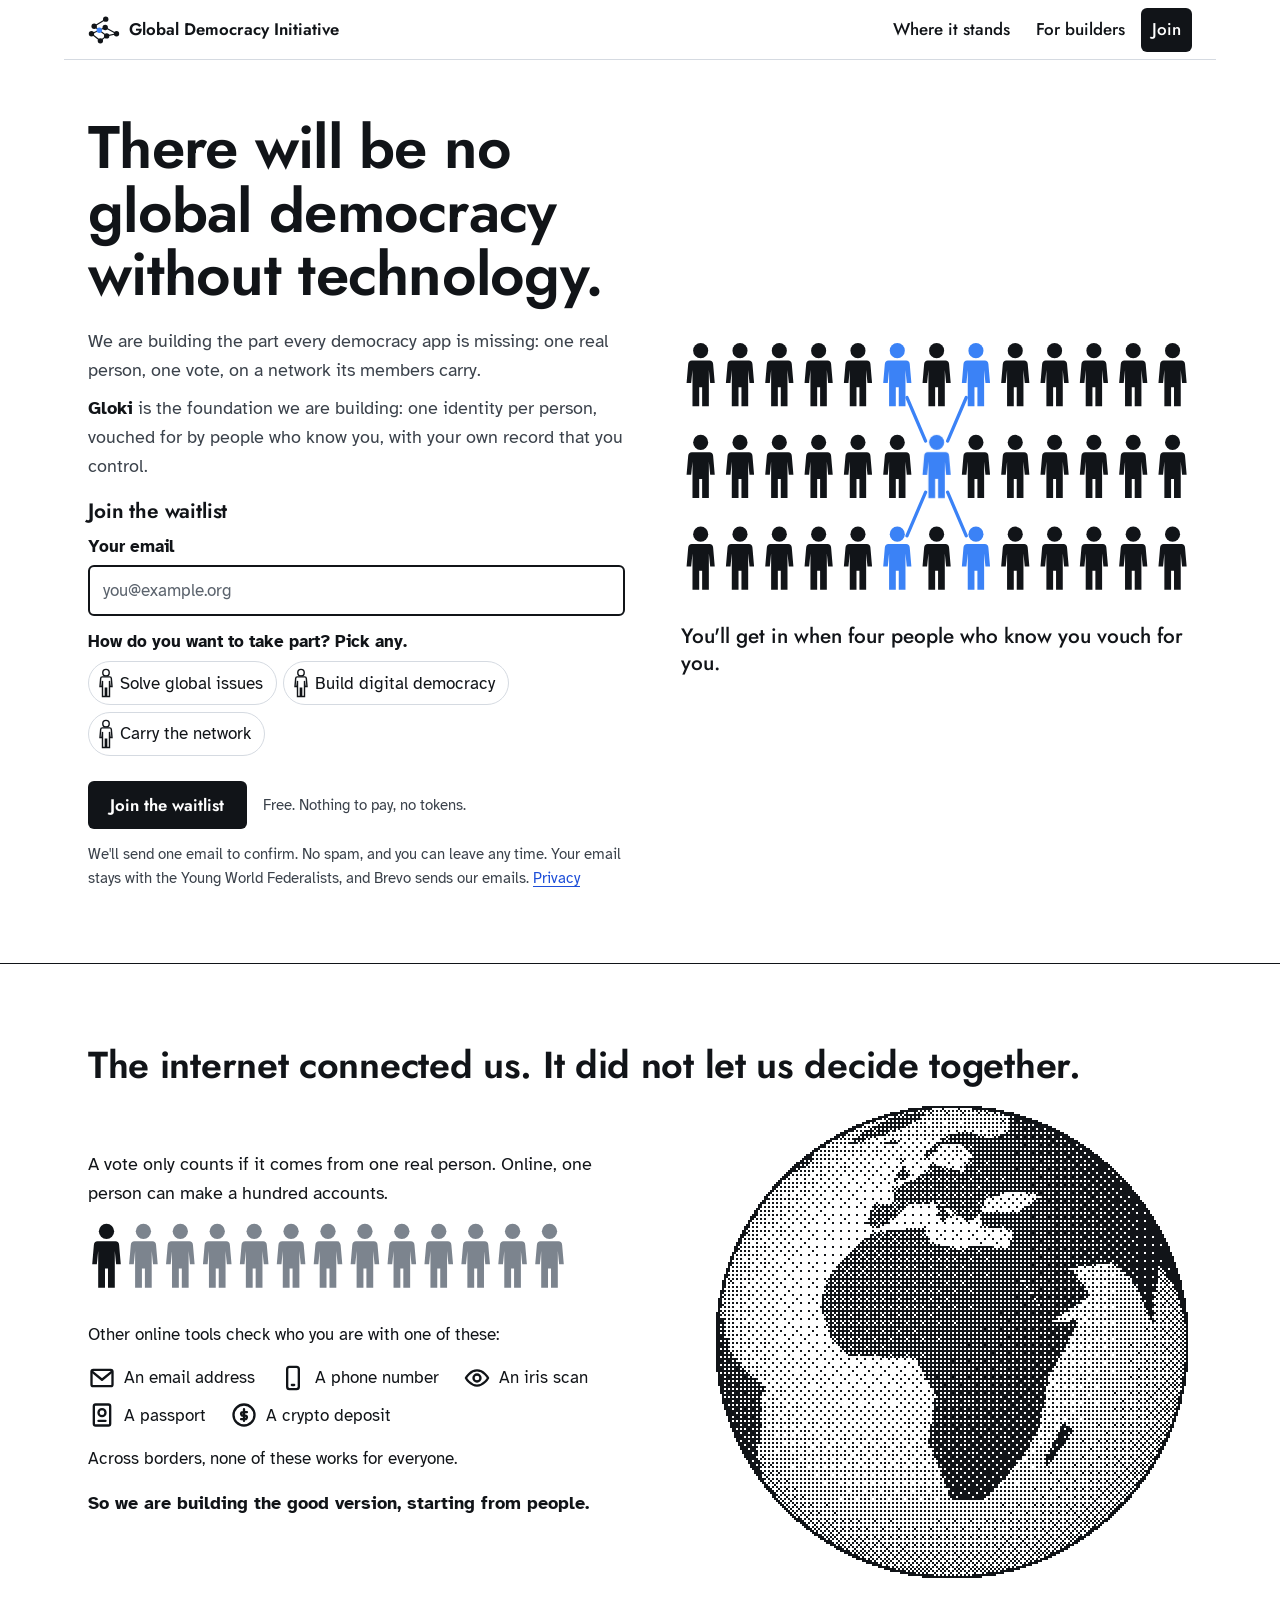
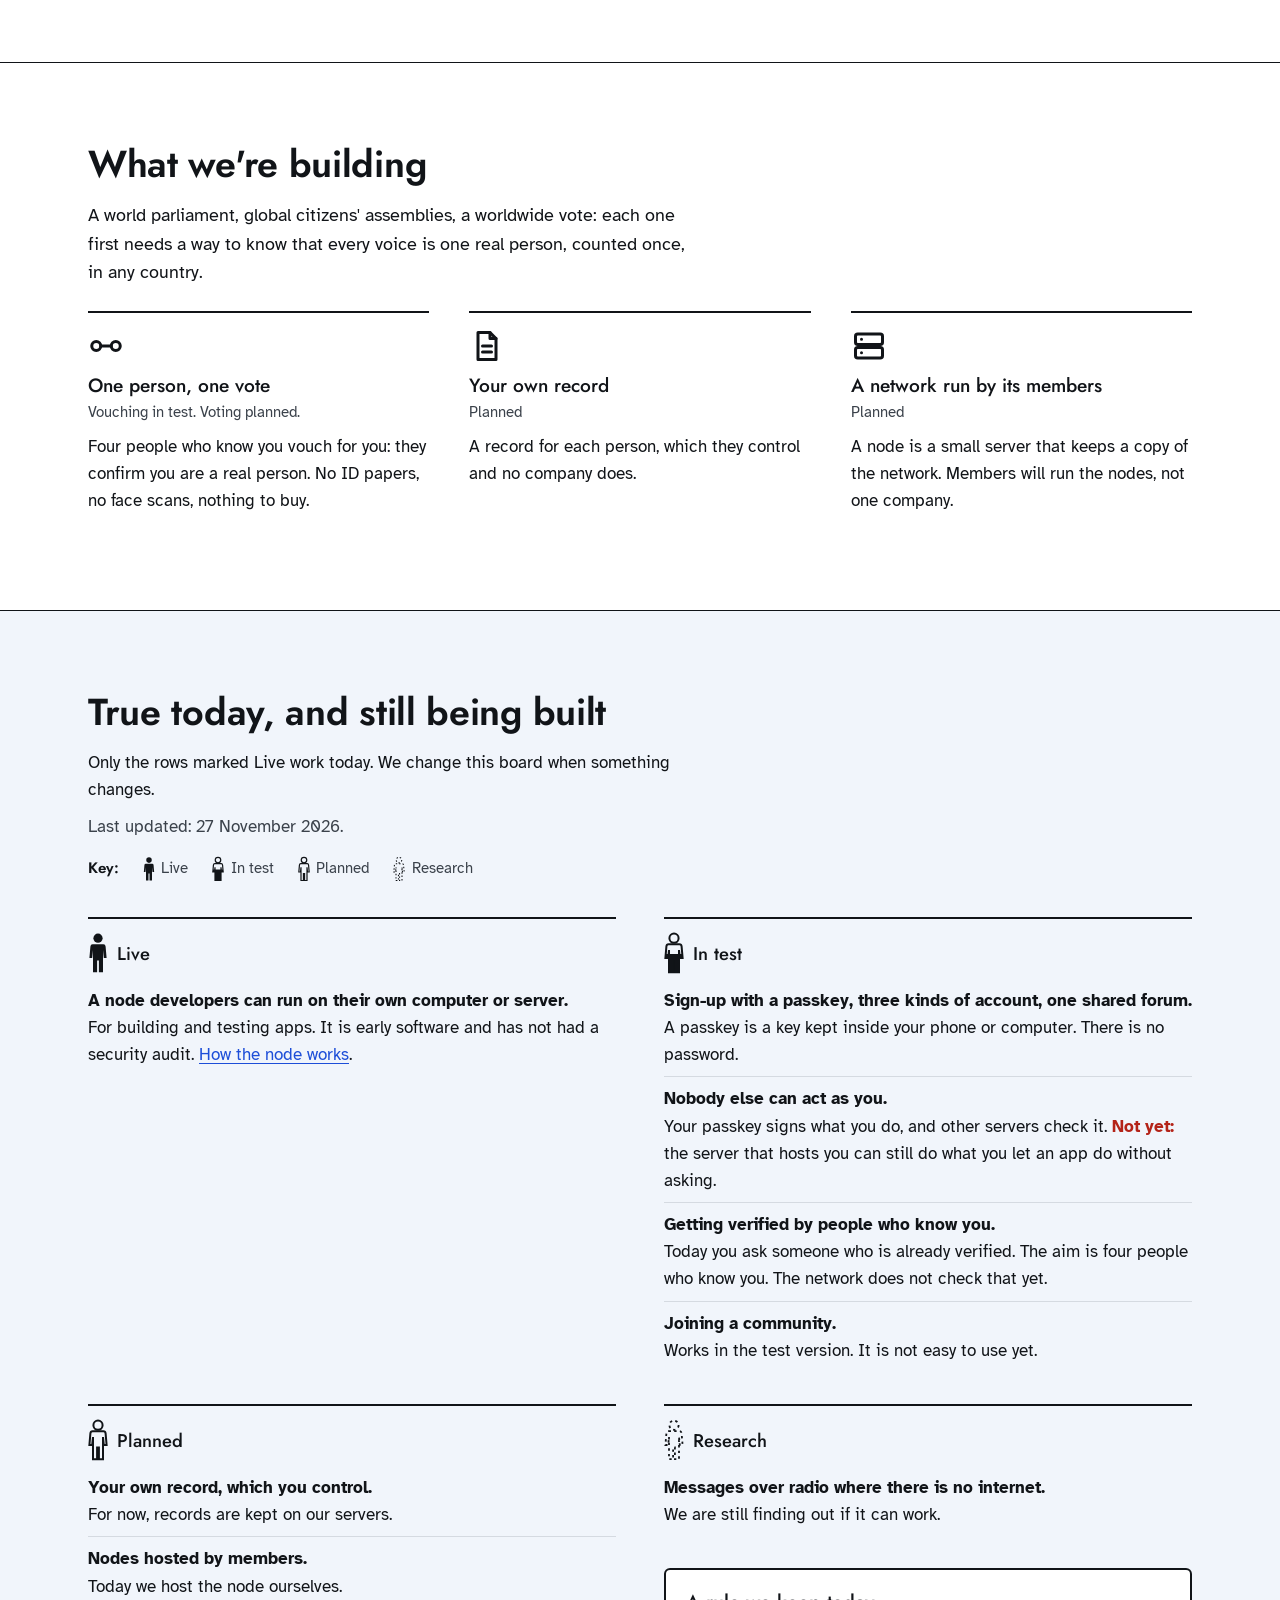
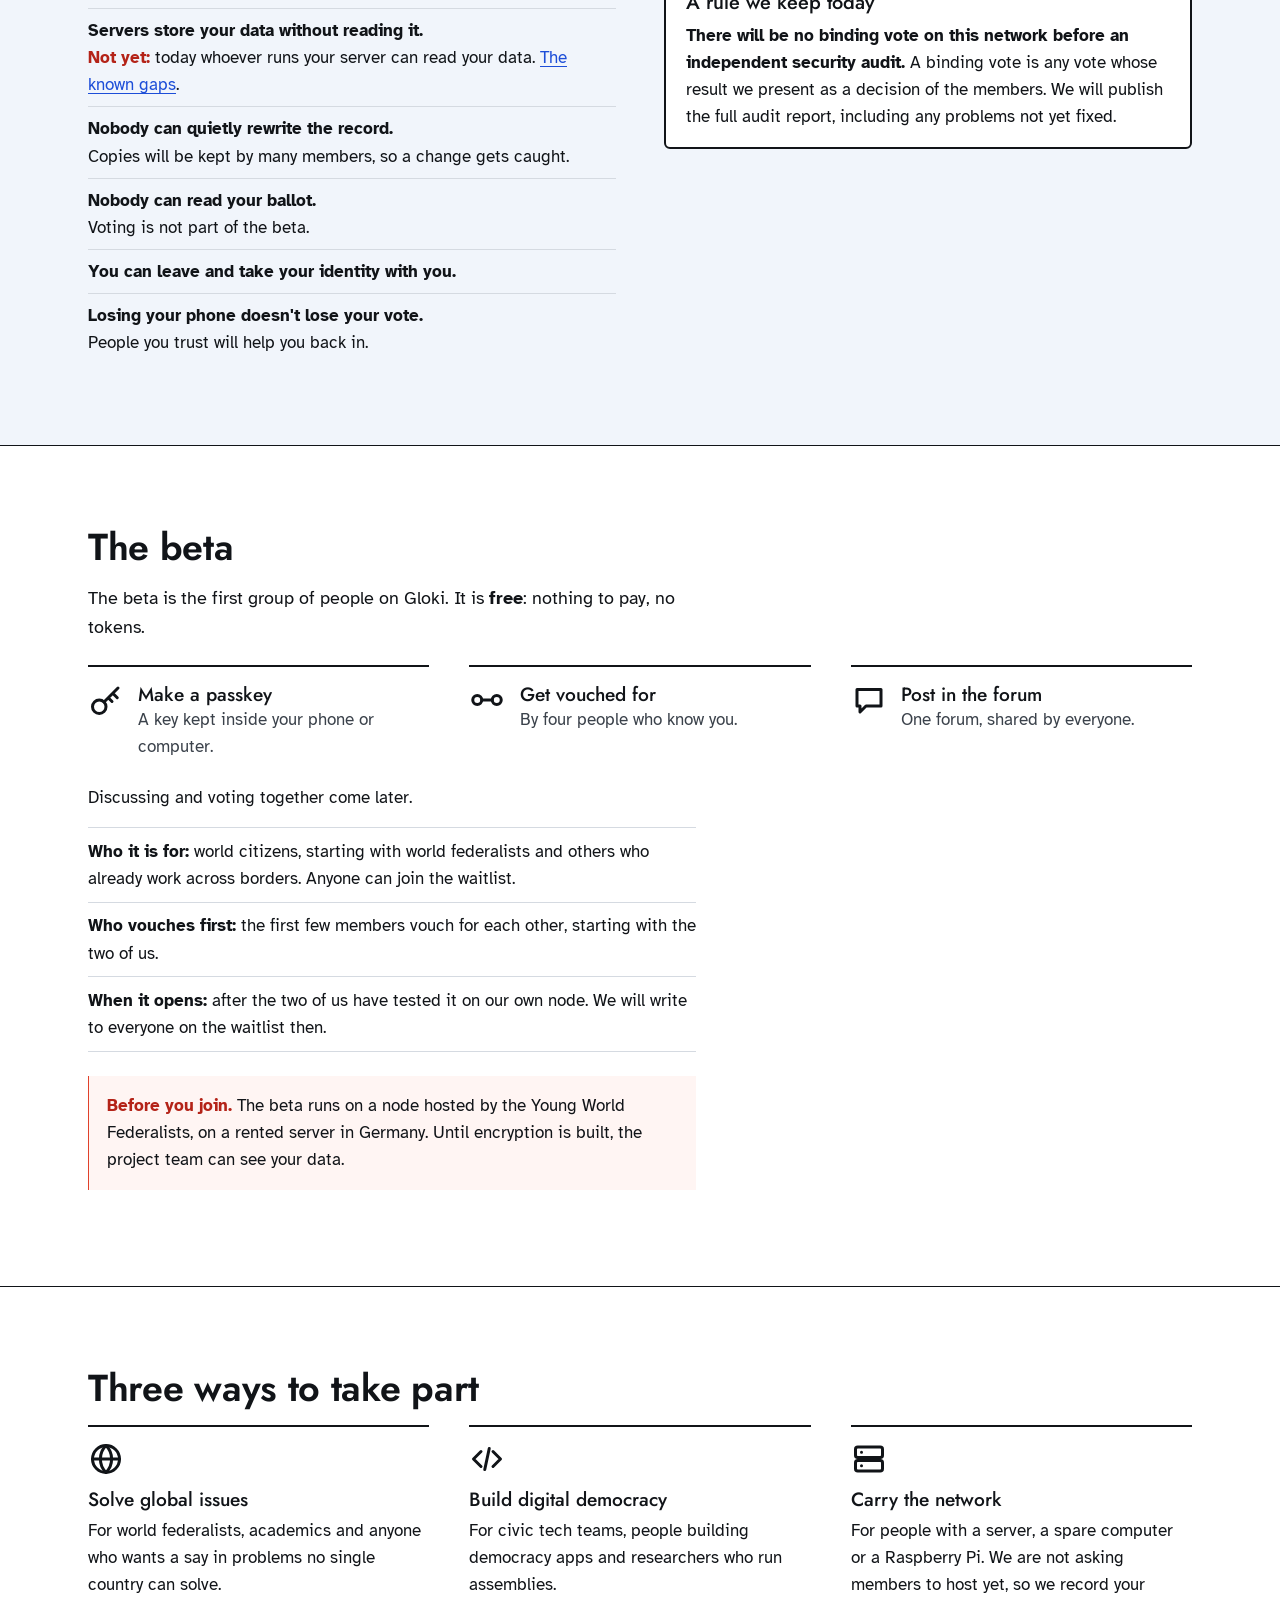
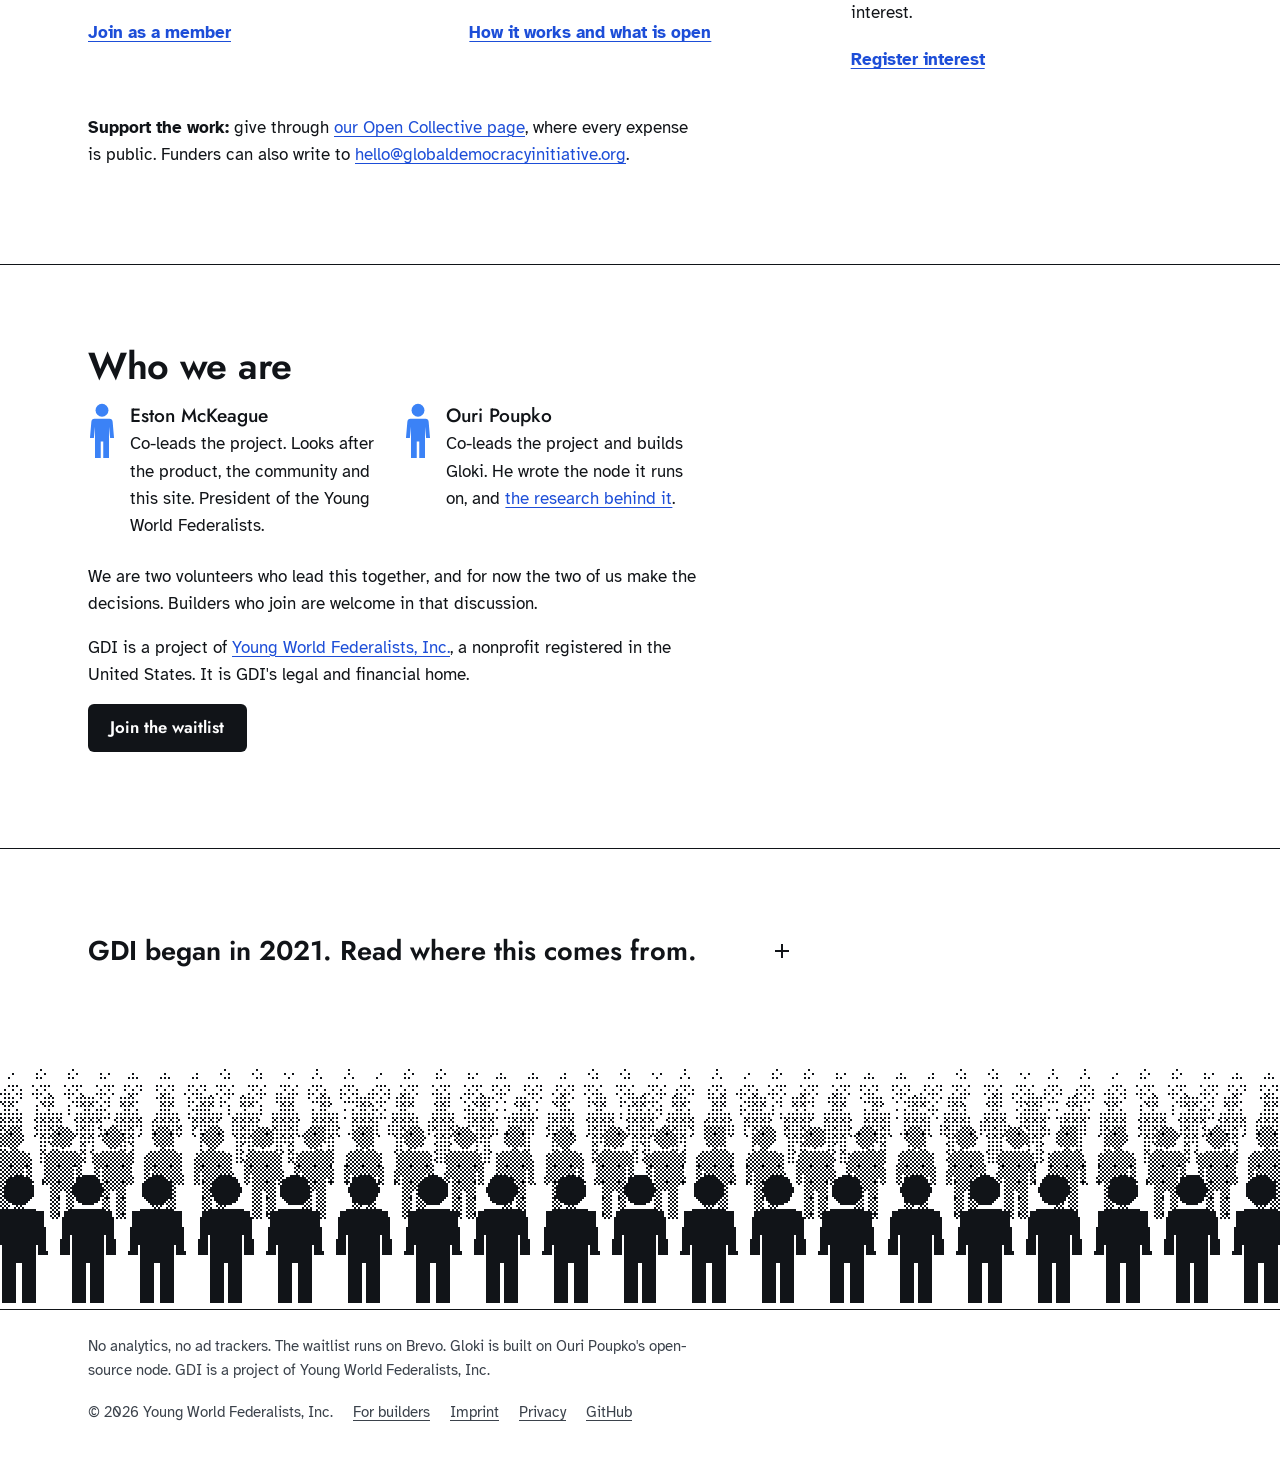
<file: index.html>
<!doctype html>
<html lang="en">
<head>
  <meta charset="utf-8">
  <meta name="viewport" content="width=device-width, initial-scale=1">
  <title>Global Democracy Initiative: one real person, one vote</title>
  <meta name="description" content="There will be no global democracy without technology. The Global Democracy Initiative is building Gloki: one identity per person, vouched for by people who know you, on a network its members carry. In test now. Join the waitlist.">
  <meta property="og:title" content="Global Democracy Initiative">
  <meta property="og:description" content="We are building the part every democracy app is missing: one real person, one vote, on a network its members carry.">
  <meta property="og:type" content="website">
  <meta property="og:url" content="https://globaldemocracyinitiative.org/">
  <meta property="og:image" content="https://globaldemocracyinitiative.org/assets/og-image.png">
  <meta property="og:image:width" content="1200">
  <meta property="og:image:height" content="630">
  <meta property="og:image:alt" content="There will be no global democracy without technology. Rows of people; a newcomer joins between four people who vouch for them.">
  <meta name="theme-color" content="#ffffff">
  <link rel="icon" href="assets/gdi-icon-16.svg" type="image/svg+xml">
  <link rel="preload" href="assets/fonts/Jost-600.woff2" as="font" type="font/woff2" crossorigin>
  <link rel="preload" href="assets/fonts/AtkinsonHyperlegible-400.woff2" as="font" type="font/woff2" crossorigin>
  <link rel="stylesheet" href="style.css">
</head>
<body>
  <svg width="0" height="0" style="position:absolute" aria-hidden="true" focusable="false">
    <defs>
      <symbol id="person" viewBox="0 0 20 40">
        <circle cx="10" cy="5.2" r="4.6"/>
        <path d="M4.6 11.2H15.4Q17.4 11.2 17.6 13.4L18.6 25H15.8L15 17V39.2H10.9V27.5H9.1V39.2H5V17L4.2 25H1.4L2.4 13.4Q2.6 11.2 4.6 11.2Z"/>
      </symbol>
      <clipPath id="lower-half"><rect x="0" y="21" width="20" height="20"/></clipPath>
      <!-- Object icons: 24 unit box, 2 unit ink stroke, no fill. Figures are people; these are things. -->
      <symbol id="i-key" viewBox="0 0 24 24"><circle cx="7.5" cy="16.5" r="4.5"/><path d="M10.7 13.3 20 4M16.5 7.5l3 3M13.5 10.5l2.5 2.5"/></symbol>
      <symbol id="i-link" viewBox="0 0 24 24"><circle cx="5.5" cy="12" r="3"/><circle cx="18.5" cy="12" r="3"/><path d="M8.5 12h7"/></symbol>
      <symbol id="i-record" viewBox="0 0 24 24"><path d="M6 3h8l4 4v14H6z"/><path d="M14 3v4h4M9 12h6M9 16h6"/></symbol>
      <symbol id="i-node" viewBox="0 0 24 24"><rect x="3" y="4" width="18" height="7" rx="1.5"/><rect x="3" y="13" width="18" height="7" rx="1.5"/><path d="M7 7.5h.01M7 16.5h.01"/></symbol>
      <symbol id="i-radio" viewBox="0 0 24 24"><circle cx="12" cy="9" r="2"/><path d="M12 11v10M7.5 13.5a6.4 6.4 0 0 1 0-9M16.5 4.5a6.4 6.4 0 0 1 0 9"/></symbol>
      <symbol id="i-ballot" viewBox="0 0 24 24"><path d="M4 12h16v8H4zM9 12V4h6v8M9 16h6"/></symbol>
      <symbol id="i-forum" viewBox="0 0 24 24"><path d="M4 5h16v11H10l-4 4v-4H4z"/></symbol>
      <symbol id="i-globe" viewBox="0 0 24 24"><circle cx="12" cy="12" r="9"/><path d="M3 12h18M12 3c-5 5-5 13 0 18M12 3c5 5 5 13 0 18"/></symbol>
      <symbol id="i-code" viewBox="0 0 24 24"><path d="m8 7-5 5 5 5M16 7l5 5-5 5M13.5 5l-3 14"/></symbol>
      <symbol id="i-mail" viewBox="0 0 24 24"><rect x="3" y="5" width="18" height="14" rx="1.5"/><path d="m3.5 6.5 8.5 7 8.5-7"/></symbol>
      <symbol id="i-phone" viewBox="0 0 24 24"><rect x="7" y="2.5" width="10" height="19" rx="2"/><path d="M11 18h2"/></symbol>
      <symbol id="i-eye" viewBox="0 0 24 24"><path d="M2.5 12S6 5.5 12 5.5 21.5 12 21.5 12 18 18.5 12 18.5 2.5 12 2.5 12z"/><circle cx="12" cy="12" r="3"/></symbol>
      <symbol id="i-passport" viewBox="0 0 24 24"><rect x="5" y="3" width="14" height="18" rx="1.5"/><circle cx="12" cy="10" r="3"/><path d="M9 17h6"/></symbol>
      <symbol id="i-coin" viewBox="0 0 24 24"><circle cx="12" cy="12" r="9"/><path d="M12 7v10M14.5 9.5H11a1.5 1.5 0 0 0 0 3h2a1.5 1.5 0 0 1 0 3H9.5"/></symbol>
      <symbol id="i-lock" viewBox="0 0 24 24"><rect x="5" y="11" width="14" height="10" rx="1.5"/><path d="M8 11V8a4 4 0 0 1 8 0v3"/></symbol>
      <symbol id="i-shield" viewBox="0 0 24 24"><path d="M12 3 4.5 6v6c0 4.5 3.2 7.6 7.5 9 4.3-1.4 7.5-4.5 7.5-9V6z"/><path d="m9 12 2.2 2.2L15 10.5"/></symbol>
    </defs>
  </svg>

  <a class="skip" href="#main">Skip to content</a>

  <header class="wrap top">
    <a class="brand" href="./" aria-label="Global Democracy Initiative, home">
      <img src="assets/gdi-icon-32.svg" alt="" width="32" height="32">
      <span class="long">Global Democracy Initiative</span><span class="short">GDI</span>
    </a>
    <nav class="nav" aria-label="Site">
      <a class="optional" href="#works">Where it stands</a>
      <a href="build.html"><span class="long">For builders</span><span class="short">Builders</span></a>
      <a class="nav--join" href="#join">Join</a>
    </nav>
  </header>

  <main id="main" tabindex="-1">
    <section class="hero" aria-labelledby="h1">
      <div class="wrap hero-grid">
        <h1 id="h1">There will be no global democracy without technology.</h1>
        <div class="promise">
          <p>We are building the part every democracy app is missing: one real person, one vote, on a network its members carry.</p>
          <p><strong>Gloki</strong> is the foundation we are building: one identity per person, vouched for by people who know you, with your own record that you control.</p>
        </div>

        <figure class="crowd">
          <svg viewBox="0 0 312 176" role="img" aria-labelledby="crowd-t">
          <title id="crowd-t">Picture: rows of people. A newcomer joins the middle row, and four people around them turn blue and link to the newcomer.</title>
          <g aria-hidden="true">
          <line class="link-new" x1="149.3" y1="68.4" x2="137.9" y2="41.8"/>
          <line class="link-new" x1="162.7" y1="68.4" x2="174.1" y2="41.8"/>
          <line class="link-new" x1="149.3" y1="99.6" x2="137.9" y2="126.2"/>
          <line class="link-new" x1="162.7" y1="99.6" x2="174.1" y2="126.2"/>
          <use href="#person" class="p-ink" x="2" y="8" width="20" height="40"/>
          <use href="#person" class="p-ink" x="26" y="8" width="20" height="40"/>
          <use href="#person" class="p-ink" x="50" y="8" width="20" height="40"/>
          <use href="#person" class="p-ink" x="74" y="8" width="20" height="40"/>
          <use href="#person" class="p-ink" x="98" y="8" width="20" height="40"/>
          <use href="#person" class="p-blue voucher" x="122" y="8" width="20" height="40"/>
          <use href="#person" class="p-ink" x="146" y="8" width="20" height="40"/>
          <use href="#person" class="p-blue voucher" x="170" y="8" width="20" height="40"/>
          <use href="#person" class="p-ink" x="194" y="8" width="20" height="40"/>
          <use href="#person" class="p-ink" x="218" y="8" width="20" height="40"/>
          <use href="#person" class="p-ink" x="242" y="8" width="20" height="40"/>
          <use href="#person" class="p-ink" x="266" y="8" width="20" height="40"/>
          <use href="#person" class="p-ink" x="290" y="8" width="20" height="40"/>
          <use href="#person" class="p-ink" x="2" y="64" width="20" height="40"/>
          <use href="#person" class="p-ink" x="26" y="64" width="20" height="40"/>
          <use href="#person" class="p-ink" x="50" y="64" width="20" height="40"/>
          <use href="#person" class="p-ink" x="74" y="64" width="20" height="40"/>
          <use href="#person" class="p-ink" x="98" y="64" width="20" height="40"/>
          <use href="#person" class="p-ink" x="122" y="64" width="20" height="40"/>
          <use href="#person" class="p-ink" x="170" y="64" width="20" height="40"/>
          <use href="#person" class="p-ink" x="194" y="64" width="20" height="40"/>
          <use href="#person" class="p-ink" x="218" y="64" width="20" height="40"/>
          <use href="#person" class="p-ink" x="242" y="64" width="20" height="40"/>
          <use href="#person" class="p-ink" x="266" y="64" width="20" height="40"/>
          <use href="#person" class="p-ink" x="290" y="64" width="20" height="40"/>
          <use href="#person" class="p-ink" x="2" y="120" width="20" height="40"/>
          <use href="#person" class="p-ink" x="26" y="120" width="20" height="40"/>
          <use href="#person" class="p-ink" x="50" y="120" width="20" height="40"/>
          <use href="#person" class="p-ink" x="74" y="120" width="20" height="40"/>
          <use href="#person" class="p-ink" x="98" y="120" width="20" height="40"/>
          <use href="#person" class="p-blue voucher" x="122" y="120" width="20" height="40"/>
          <use href="#person" class="p-ink" x="146" y="120" width="20" height="40"/>
          <use href="#person" class="p-blue voucher" x="170" y="120" width="20" height="40"/>
          <use href="#person" class="p-ink" x="194" y="120" width="20" height="40"/>
          <use href="#person" class="p-ink" x="218" y="120" width="20" height="40"/>
          <use href="#person" class="p-ink" x="242" y="120" width="20" height="40"/>
          <use href="#person" class="p-ink" x="266" y="120" width="20" height="40"/>
          <use href="#person" class="p-ink" x="290" y="120" width="20" height="40"/>
          <g class="newcomer"><use href="#person" class="p-blue" x="146" y="64" width="20" height="40"/></g>
          </g></svg>
          <figcaption>You'll get in when four people who know you vouch for you.</figcaption>
        </figure>

        <!-- Turnstile runs with appearance "interaction-only": it checks in the background and only shows its box when it
             needs the visitor to do something, so the Join button stays on the first screen. -->
        <!-- The waitlist runs on Brevo (GDI account, list "GDI waitlist"). Brevo's main.js needs the ids and the
             sib-/entry__ classes below; keep them, the field names, the INTEREST values and the Turnstile sitekey as they are. -->
        <div class="signup sib-form" id="join">
          <h2 class="signup-h">Join the waitlist</h2>
          <div id="sib-form-container">
            <div id="error-message" class="sib-form-message-panel" role="alert" tabindex="-1">
              <p class="sib-form-message-panel__text"><span class="sib-form-message-panel__inner-text">Something went wrong. Please try again, or write to <a href="mailto:hello@globaldemocracyinitiative.org">hello@globaldemocracyinitiative.org</a>.</span></p>
            </div>
            <div id="success-message" class="sib-form-message-panel" role="status" tabindex="-1">
              <p class="sib-form-message-panel__text"><span class="sib-form-message-panel__inner-text">Almost there. Check your inbox and click the link to confirm your place.</span></p>
            </div>
            <div id="sib-container">
              <form id="sib-form" class="form" method="POST" action="https://a3e077e0.sibforms.com/serve/[base64]" data-type="subscription">
                <div class="sib-input sib-form-block">
                  <div class="form__entry entry_block">
                    <label class="entry__label field" for="EMAIL">Your email</label>
                    <div class="entry__field">
                      <input class="input" id="EMAIL" name="EMAIL" type="email" inputmode="email" autocomplete="email" placeholder="you@example.org" data-required="true" required>
                    </div>
                    <label class="entry__error entry__error--primary" for="EMAIL"></label>
                  </div>
                </div>
                <div class="sib-checkbox-group sib-form-block">
                  <fieldset class="form__entry entry_mcq doors">
                    <legend>How do you want to take part? Pick any.</legend>
                    <div class="ways">
                      <label class="way"><input type="checkbox" name="INTEREST[]" value="Solve global issues" data-value="Solve global issues"><svg class="dot" viewBox="0 0 20 40" aria-hidden="true"><use href="#person"/></svg>Solve global issues</label>
                      <label class="way"><input type="checkbox" name="INTEREST[]" value="Build digital democracy" data-value="Build digital democracy"><svg class="dot" viewBox="0 0 20 40" aria-hidden="true"><use href="#person"/></svg>Build digital democracy</label>
                      <label class="way"><input type="checkbox" name="INTEREST[]" value="Contribute a node" data-value="Contribute a node"><svg class="dot" viewBox="0 0 20 40" aria-hidden="true"><use href="#person"/></svg>Carry the network</label>
                    </div>
                    <label class="entry__error entry__error--primary"></label>
                  </fieldset>
                </div>
                <div class="sib-captcha sib-form-block">
                  <div class="form__entry entry_block">
                    <div class="cf-turnstile g-recaptcha" id="sib-captcha" data-sitekey="0x4AAAAAAFqCnrqcYK-xXckD" data-callback="handleCaptchaResponse" data-language="en" data-theme="light" data-size="flexible" data-appearance="interaction-only"></div>
                    <label class="entry__error entry__error--primary"></label>
                  </div>
                </div>
                <div class="send">
                  <button class="button sib-form-block__button sib-form-block__button-with-loader" form="sib-form" type="submit">
                    <svg class="progress-indicator__icon sib-hide-loader-icon" viewBox="0 0 24 24" width="18" height="18" aria-hidden="true"><circle cx="12" cy="12" r="9" fill="none" stroke="currentColor" stroke-width="3" stroke-dasharray="40 17"/></svg>
                    Join the waitlist
                  </button>
                  <p class="fine">Free. Nothing to pay, no tokens.</p>
                </div>
                <input type="text" name="email_address_check" value="" class="input--hidden" tabindex="-1" autocomplete="off" aria-hidden="true">
                <input type="hidden" name="locale" value="en">
                <p class="fine">We'll send one email to confirm. No spam, and you can leave any time. Your email stays with the Young World Federalists, and Brevo sends our emails. <a href="privacy.html">Privacy</a></p>
              </form>
            </div>
          </div>
        </div>
      </div>
    </section>

    <section class="section" aria-labelledby="story">
      <div class="wrap">
        <h2 id="story">The internet connected us. It did not let us decide together.</h2>
        <div class="story-grid">
        <div class="prose">
        <p class="lead">A vote only counts if it comes from one real person. Online, one person can make a hundred accounts.</p>
        <svg class="count" viewBox="0 0 260 44" role="img" aria-labelledby="count-t"><title id="count-t">One real person, and a row of fake accounts made by the same person.</title><g aria-hidden="true"><use href="#person" class="p-ink" x="1" y="2" width="18" height="36"/><use href="#person" class="p-fake" x="21" y="2" width="18" height="36"/><use href="#person" class="p-fake" x="41" y="2" width="18" height="36"/><use href="#person" class="p-fake" x="61" y="2" width="18" height="36"/><use href="#person" class="p-fake" x="81" y="2" width="18" height="36"/><use href="#person" class="p-fake" x="101" y="2" width="18" height="36"/><use href="#person" class="p-fake" x="121" y="2" width="18" height="36"/><use href="#person" class="p-fake" x="141" y="2" width="18" height="36"/><use href="#person" class="p-fake" x="161" y="2" width="18" height="36"/><use href="#person" class="p-fake" x="181" y="2" width="18" height="36"/><use href="#person" class="p-fake" x="201" y="2" width="18" height="36"/><use href="#person" class="p-fake" x="221" y="2" width="18" height="36"/><use href="#person" class="p-fake" x="241" y="2" width="18" height="36"/></g></svg>
        <p>Other online tools check who you are with one of these:</p>
        <!-- [checked: C] Decidim docs; world.org/orb; freedomtool.org; Proof of Humanity FAQ -->
        <ul class="checks">
          <li><svg class="ico" viewBox="0 0 24 24" aria-hidden="true"><use href="#i-mail"/></svg>An email address</li>
          <li><svg class="ico" viewBox="0 0 24 24" aria-hidden="true"><use href="#i-phone"/></svg>A phone number</li>
          <li><svg class="ico" viewBox="0 0 24 24" aria-hidden="true"><use href="#i-eye"/></svg>An iris scan</li>
          <li><svg class="ico" viewBox="0 0 24 24" aria-hidden="true"><use href="#i-passport"/></svg>A passport</li>
          <li><svg class="ico" viewBox="0 0 24 24" aria-hidden="true"><use href="#i-coin"/></svg>A crypto deposit</li>
        </ul>
        <p>Across borders, none of these works for everyone.</p>
        <p class="lead"><strong>So we are building the good version, starting from people.</strong></p>
        </div>
        <img class="globe" src="assets/dither-globe.png" alt="" width="240" height="240" loading="lazy" decoding="async">
        </div>
      </div>
    </section>

    <section class="section" aria-labelledby="building">
      <div class="wrap">
        <h2 id="building">What we're building</h2>
        <p class="lead">A world parliament, global citizens' assemblies, a worldwide vote: each one first needs a way to know that every voice is one real person, counted once, in any country.</p>
        <ul class="builds">
          <li>
            <svg class="ico" viewBox="0 0 24 24" aria-hidden="true"><use href="#i-link"/></svg>
            <h3>One person, one vote</h3>
            <p class="state">Vouching in test. Voting planned.</p>
            <p>Four people who know you vouch for you: they confirm you are a real person. No ID papers, no face scans, nothing to buy.</p>
          </li>
          <li>
            <svg class="ico" viewBox="0 0 24 24" aria-hidden="true"><use href="#i-record"/></svg>
            <h3>Your own record</h3>
            <p class="state">Planned</p>
            <p>A record for each person, which they control and no company does.</p>
          </li>
          <li>
            <svg class="ico" viewBox="0 0 24 24" aria-hidden="true"><use href="#i-node"/></svg>
            <h3>A network run by its members</h3>
            <p class="state">Planned</p>
            <p>A node is a small server that keeps a copy of the network. Members will run the nodes, not one company.</p>
          </li>
        </ul>
      </div>
    </section>

    <section class="section board" id="works" aria-labelledby="works-h">
      <div class="wrap">
        <h2 id="works-h">True today, and still being built</h2>
        <p class="sub">Only the rows marked Live work today. We change this board when something changes.</p>
        <p class="updated">Last updated: 27 November 2026.</p>
        <ul class="legend" aria-label="What the figures mean">
          <li class="legend-h" aria-hidden="true">Key:</li>
          <li><svg class="glyph g-solid" viewBox="0 0 20 40" aria-hidden="true"><use href="#person"/></svg>Live</li>
          <li><svg class="glyph g-half" viewBox="0 0 20 40" aria-hidden="true"><use class="o" href="#person"/><g clip-path="url(#lower-half)"><use class="f" href="#person"/></g></svg>In test</li>
          <li><svg class="glyph g-out" viewBox="0 0 20 40" aria-hidden="true"><use href="#person"/></svg>Planned</li>
          <li><svg class="glyph g-dot" viewBox="0 0 20 40" aria-hidden="true"><use href="#person"/></svg>Research</li>
        </ul>

        <!-- Rows wait on Ouri's sign-off (docs/positioning-gdi.md §5). Do not upgrade a status without it. -->
        <div class="groups">
          <div class="group group--live">
            <h3><svg class="glyph g-solid" viewBox="0 0 20 40" aria-hidden="true"><use href="#person"/></svg>Live</h3>
            <ul>
              <li><strong>A node developers can run on their own computer or server.</strong> For building and testing apps. It is early software and has not had a security audit. <a href="build.html#node">How the node works</a>.</li>
            </ul>
          </div>
          <div class="group group--test">
            <h3><svg class="glyph g-half" viewBox="0 0 20 40" aria-hidden="true"><use class="o" href="#person"/><g clip-path="url(#lower-half)"><use class="f" href="#person"/></g></svg>In test</h3>
            <ul>
              <li><strong>Sign-up with a passkey, three kinds of account, one shared forum.</strong> A passkey is a key kept inside your phone or computer. There is no password.</li>
              <li><strong>Nobody else can act as you.</strong> Your passkey signs what you do, and other servers check it. <span class="notyet">Not yet:</span> the server that hosts you can still do what you let an app do without asking.</li>
              <li><strong>Getting verified by people who know you.</strong> Today you ask someone who is already verified. The aim is four people who know you. The network does not check that yet.</li>
              <li><strong>Joining a community.</strong> Works in the test version. It is not easy to use yet.</li>
            </ul>
          </div>
          <div class="group group--planned">
            <h3><svg class="glyph g-out" viewBox="0 0 20 40" aria-hidden="true"><use href="#person"/></svg>Planned</h3>
            <ul>
              <li><strong>Your own record, which you control.</strong> For now, records are kept on our servers.</li>
              <li><strong>Nodes hosted by members.</strong> Today we host the node ourselves.</li>
              <li><strong>Servers store your data without reading it.</strong> <span class="notyet">Not yet:</span> today whoever runs your server can read your data. <a href="build.html#gaps">The known gaps</a>.</li>
              <li><strong>Nobody can quietly rewrite the record.</strong> Copies will be kept by many members, so a change gets caught.</li>
              <li><strong>Nobody can read your ballot.</strong> Voting is not part of the beta.</li>
              <li><strong>You can leave and take your identity with you.</strong></li>
              <li><strong>Losing your phone doesn't lose your vote.</strong> People you trust will help you back in.</li>
            </ul>
          </div>
          <div class="group group--research">
            <h3><svg class="glyph g-dot" viewBox="0 0 20 40" aria-hidden="true"><use href="#person"/></svg>Research</h3>
            <ul>
              <li><strong>Messages over radio where there is no internet.</strong> We are still finding out if it can work.</li>
            </ul>
          </div>
          <div class="rule-box">
            <h3>A rule we keep today</h3>
            <p><strong>There will be no binding vote on this network before an independent security audit.</strong> A binding vote is any vote whose result we present as a decision of the members. We will publish the full audit report, including any problems not yet fixed.</p>
          </div>
        </div>
      </div>
    </section>

    <section class="section" id="beta" aria-labelledby="beta-h">
      <div class="wrap">
        <h2 id="beta-h">The beta</h2>
        <p class="lead">The beta is the first group of people on Gloki. It is <strong>free</strong>: nothing to pay, no tokens.</p>
        <ol class="steps">
          <li><svg class="ico" viewBox="0 0 24 24" aria-hidden="true"><use href="#i-key"/></svg><strong>Make a passkey</strong><span>A key kept inside your phone or computer.</span></li>
          <li><svg class="ico" viewBox="0 0 24 24" aria-hidden="true"><use href="#i-link"/></svg><strong>Get vouched for</strong><span>By four people who know you.</span></li>
          <li><svg class="ico" viewBox="0 0 24 24" aria-hidden="true"><use href="#i-forum"/></svg><strong>Post in the forum</strong><span>One forum, shared by everyone.</span></li>
        </ol>
        <p>Discussing and voting together come later.</p>
        <ul class="facts">
          <li><strong>Who it is for:</strong> world citizens, starting with world federalists and others who already work across borders. Anyone can join the waitlist.</li>
          <li><strong>Who vouches first:</strong> the first few members vouch for each other, starting with the two of us.</li>
          <li><strong>When it opens:</strong> after the two of us have tested it on our own node. We will write to everyone on the waitlist then.</li>
        </ul>
        <p class="warn"><strong>Before you join.</strong> The beta runs on a node hosted by the Young World Federalists, on a rented server in Germany. Until encryption is built, the project team can see your data.</p>
      </div>
    </section>

    <section class="section" aria-labelledby="ways">
      <div class="wrap">
        <h2 id="ways">Three ways to take part</h2>
        <ul class="waylist">
          <li>
            <svg class="ico" viewBox="0 0 24 24" aria-hidden="true"><use href="#i-globe"/></svg>
            <h3>Solve global issues</h3>
            <p>For world federalists, academics and anyone who wants a say in problems no single country can solve.</p>
            <a class="more" href="#join" data-way="Solve global issues">Join as a member</a>
          </li>
          <li>
            <svg class="ico" viewBox="0 0 24 24" aria-hidden="true"><use href="#i-code"/></svg>
            <h3>Build digital democracy</h3>
            <p>For civic tech teams, people building democracy apps and researchers who run assemblies.</p>
            <a class="more" href="build.html">How it works and what is open</a>
          </li>
          <li>
            <svg class="ico" viewBox="0 0 24 24" aria-hidden="true"><use href="#i-node"/></svg>
            <h3>Carry the network</h3>
            <p>For people with a server, a spare computer or a Raspberry Pi. We are not asking members to host yet, so we record your interest.</p>
            <a class="more" href="#join" data-way="Contribute a node">Register interest</a>
          </li>
        </ul>
        <p><strong>Support the work:</strong> give through <a href="https://opencollective.com/gloki">our Open Collective page</a>, where every expense is public. Funders can also write to <a href="mailto:hello@globaldemocracyinitiative.org">hello@globaldemocracyinitiative.org</a>.</p>
      </div>
    </section>

    <section class="section" aria-labelledby="who">
      <div class="wrap">
        <h2 id="who">Who we are</h2>
        <ul class="people">
          <li class="person">
            <svg viewBox="0 0 20 40" aria-hidden="true"><use href="#person"/></svg>
            <div><h3>Eston McKeague</h3><p>Co-leads the project. Looks after the product, the community and this site. President of the Young World Federalists.</p></div>
          </li>
          <li class="person">
            <svg viewBox="0 0 20 40" aria-hidden="true"><use href="#person"/></svg>
            <div><h3>Ouri Poupko</h3><p>Co-leads the project and builds Gloki. He wrote the node it runs on, and <a href="build.html#research">the research behind it</a>.</p></div>
          </li>
        </ul>
        <p>We are two volunteers who lead this together, and for now the two of us make the decisions. Builders who join are welcome in that discussion.</p>
        <p>GDI is a project of <a href="https://www.ywf.world/">Young World Federalists, Inc.</a>, a nonprofit registered in the United States. It is GDI's legal and financial home.</p>
        <p><a class="button" href="#join">Join the waitlist</a></p>
      </div>
    </section>

    <section class="section" aria-label="Where this comes from">
      <div class="wrap">
        <details class="history">
          <summary>GDI began in 2021. Read where this comes from.<svg class="toggle" viewBox="0 0 20 20" aria-hidden="true"><path class="h" d="M3 10H17"/><path class="v" d="M10 3V17"/></svg></summary>
          <div class="inner prose">
            <p>GDI began in 2021 as a coalition of organisations working toward global democracy. That coalition is no longer active. Its motto still holds: “Assume global responsibility.”</p>
            <p>In 2024 we published a white paper, <cite>Gloki: Global Digital Voter Identity</cite>. Some of its ideas have changed as we built it. The paper describes some things the app does not do, and the beta now tests vouching by people who know you. Where the paper and this page differ, this page tells you what is true now.</p>
            <p class="papers">Read <a href="assets/papers/gdi-concept-2021.pdf">the 2021 concept</a> and <a href="assets/papers/gloki-white-paper-2024.pdf">the 2024 white paper</a> (PDF).</p>
          </div>
        </details>
      </div>
    </section>
  </main>

  <div class="crowd-band" aria-hidden="true"></div>
  <footer class="foot">
    <div class="wrap">
      <p>No analytics, no ad trackers. The waitlist runs on Brevo. Gloki is built on Ouri Poupko's open-source node. GDI is a project of Young World Federalists, Inc.</p>
      <div class="foot-row"><span>© 2026 Young World Federalists, Inc.</span><span class="foot-links"><a href="build.html">For builders</a> <a href="imprint.html">Imprint</a> <a href="privacy.html">Privacy</a> <a href="https://github.com/young-world-federalists/gloki-engage">GitHub</a></span></div>
    </div>
  </footer>

  <script>
    // "Join" links in the ways section tick their choice and focus the email field.
    document.querySelectorAll('[data-way]').forEach(function (a) {
      a.addEventListener('click', function () {
        var box = document.querySelector('input[name="INTEREST[]"][value="' + a.getAttribute('data-way') + '"]');
        if (box) box.checked = true;
        setTimeout(function () { document.getElementById('EMAIL').focus({ preventScroll: true }); }, 400);
      });
    });
    // Brevo hides the form on success (AUTOHIDE) while focus is still on the button. Move focus to whichever
    // message panel it shows, so keyboard and screen reader users land on the result.
    if ('MutationObserver' in window) {
      ['success-message', 'error-message'].forEach(function (id) {
        var panel = document.getElementById(id);
        new MutationObserver(function () {
          if (panel.classList.contains('sib-form-message-panel--active')) panel.focus();
        }).observe(panel, { attributes: true, attributeFilter: ['class'] });
      });
    }
  </script>

  <!-- Brevo form script and Cloudflare Turnstile, as Brevo's embed code sets them up. -->
  <script>
    // Turnstile's full widget needs 300px; on narrow phones that pushes the form past the edge.
    if (window.matchMedia('(max-width: 400px)').matches) {
      document.getElementById('sib-captcha').setAttribute('data-size', 'compact');
    }
    function handleCaptchaResponse() {
      var event = new Event('captchaChange');
      document.getElementById('sib-captcha').dispatchEvent(event);
      window.grecaptcha = window.turnstile;
    }
    window.REQUIRED_CODE_ERROR_MESSAGE = 'Please choose a country code';
    window.LOCALE = 'en';
    window.EMAIL_INVALID_MESSAGE = window.SMS_INVALID_MESSAGE = "That email address doesn't look right. Please check it and try again.";
    window.REQUIRED_ERROR_MESSAGE = 'This field cannot be left blank.';
    window.GENERIC_INVALID_MESSAGE = "That email address doesn't look right. Please check it and try again.";
    window.INVALID_NUMBER = "That email address doesn't look right. Please check it and try again.";
    window.INVALID_DATE = 'Please enter a valid date';
    window.REQUIRED_MULTISELECT_MESSAGE = 'Please select at least 1 option';
    window.translation = {
      common: {
        selectedList: '{quantity} list selected',
        selectedLists: '{quantity} lists selected',
        selectedOption: '{quantity} selected',
        selectedOptions: '{quantity} selected'
      }
    };
    var AUTOHIDE = Boolean(1);
  </script>
  <script defer src="https://sibforms.com/forms/end-form/build/main.js"></script>
  <script src="https://challenges.cloudflare.com/turnstile/v0/api.js" async defer></script>
</body>
</html>
</file>
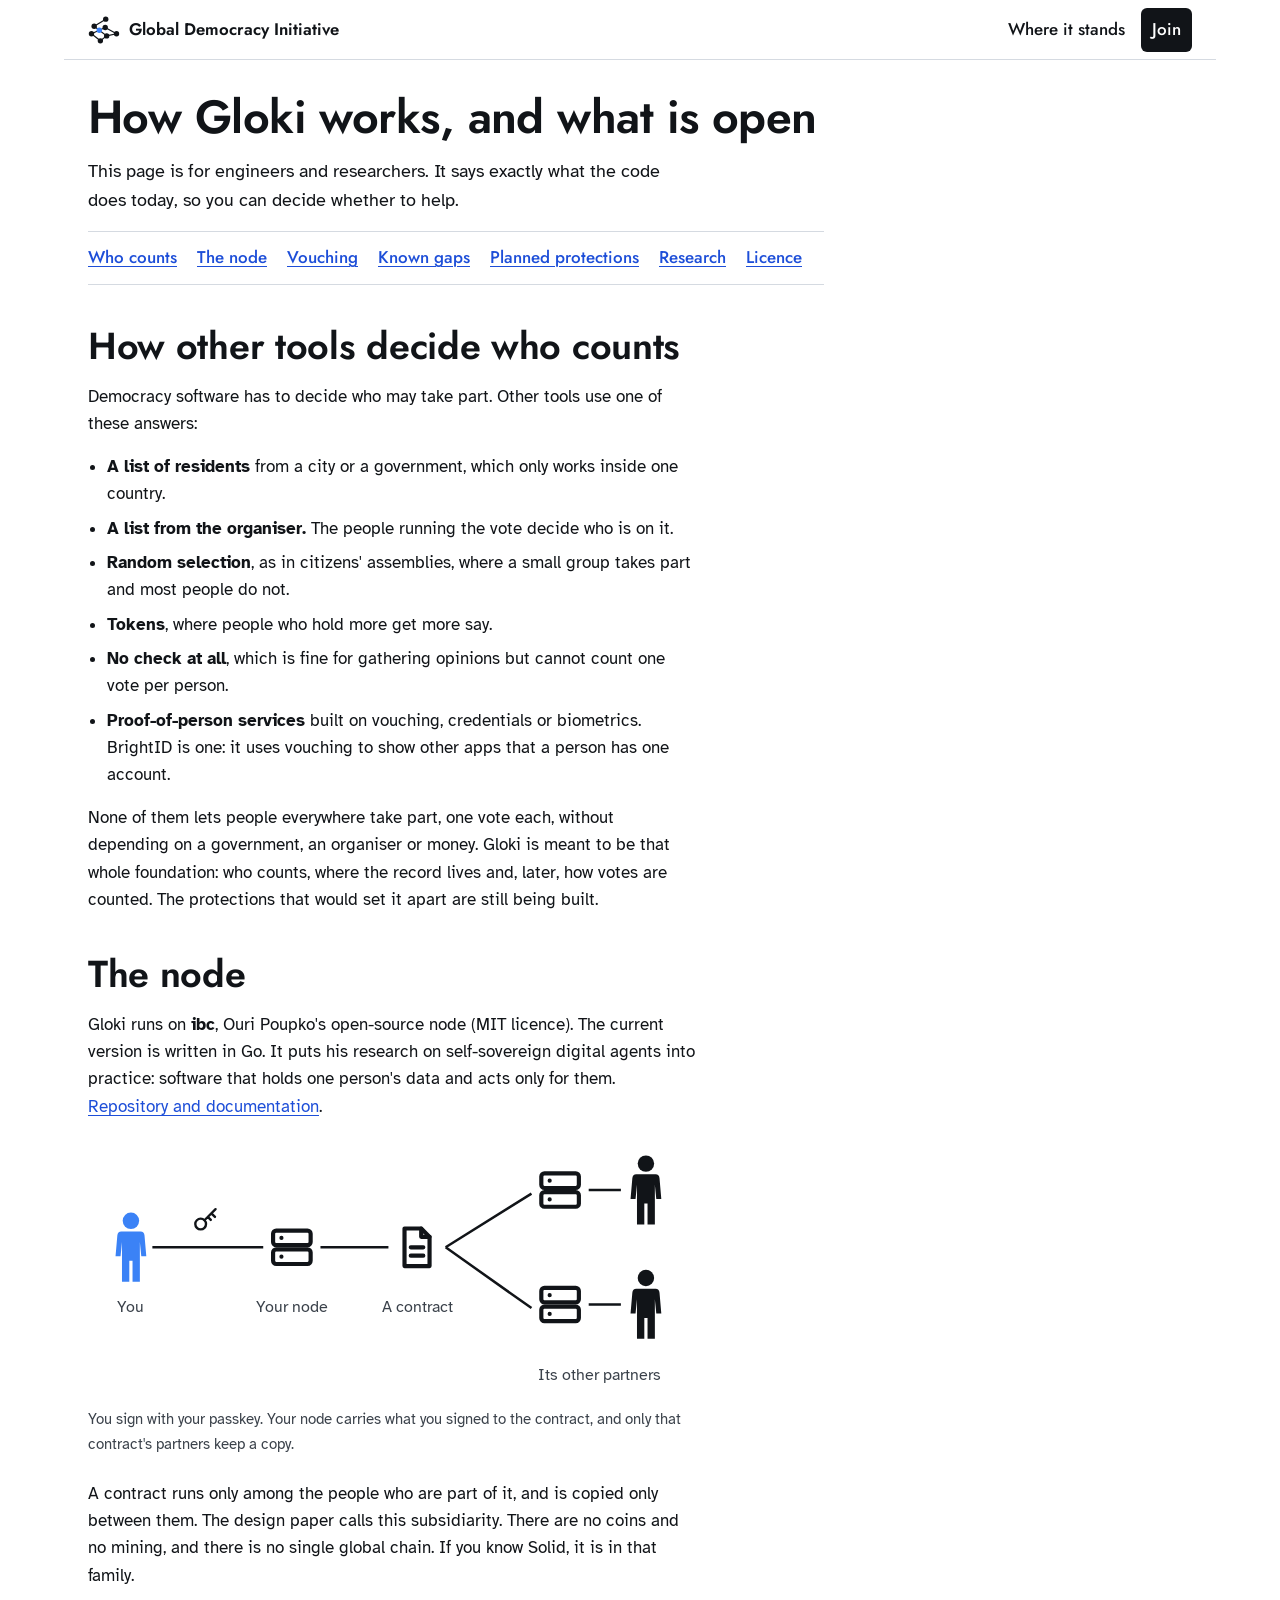
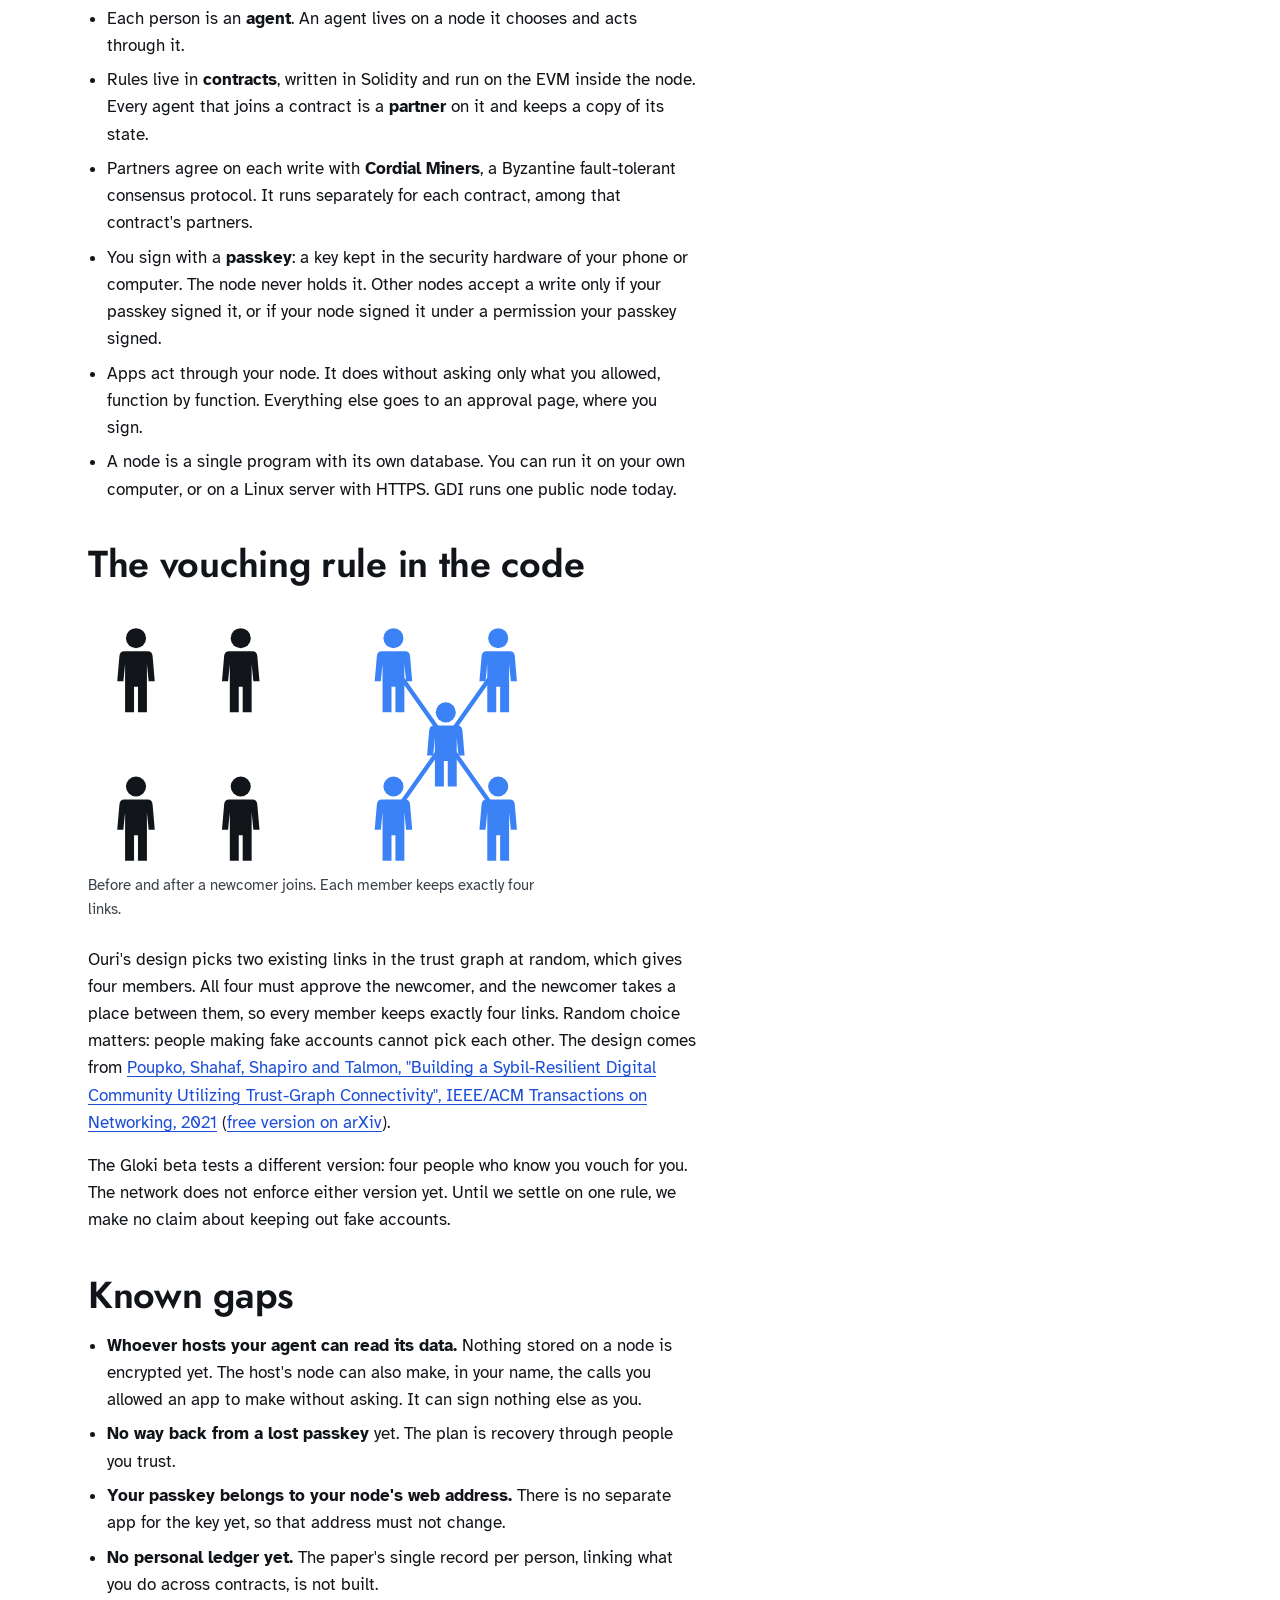
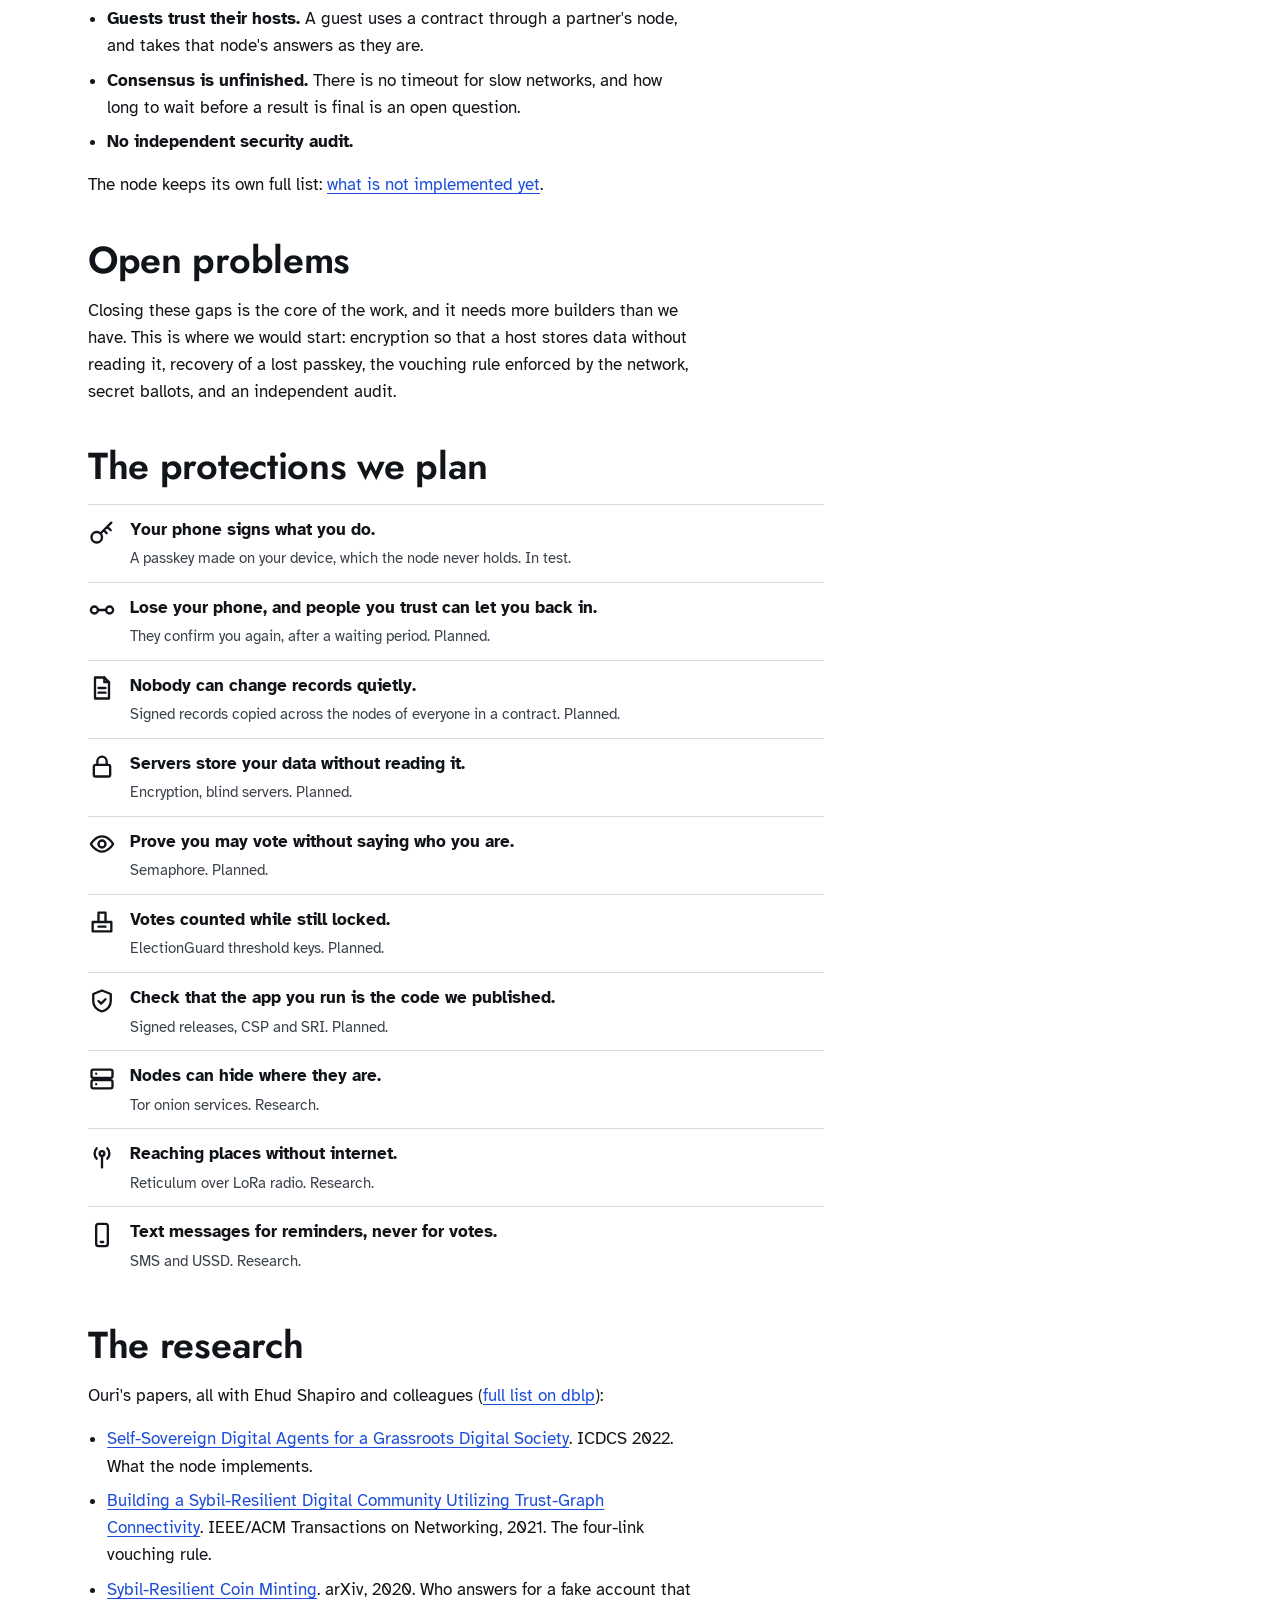
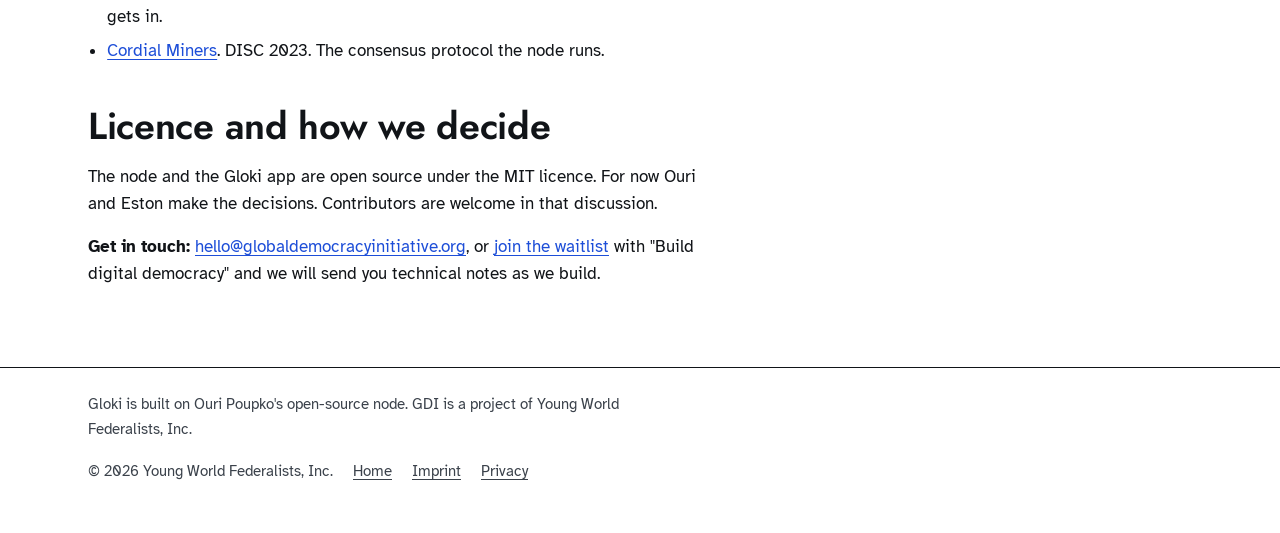
<file: build.html>
<!doctype html>
<html lang="en">
<head>
  <meta charset="utf-8">
  <meta name="viewport" content="width=device-width, initial-scale=1">
  <title>For builders · Global Democracy Initiative</title>
  <meta name="description" content="How Gloki, the foundation the Global Democracy Initiative is building, works today: its node, its known gaps, the open problems, and the research behind it.">
  <meta name="theme-color" content="#ffffff">
  <link rel="icon" href="assets/gdi-icon-16.svg" type="image/svg+xml">
  <link rel="preload" href="assets/fonts/Jost-600.woff2" as="font" type="font/woff2" crossorigin>
  <link rel="preload" href="assets/fonts/AtkinsonHyperlegible-400.woff2" as="font" type="font/woff2" crossorigin>
  <link rel="stylesheet" href="style.css">
</head>
<body>
  <svg width="0" height="0" style="position:absolute" aria-hidden="true" focusable="false">
    <defs>
      <symbol id="person" viewBox="0 0 20 40">
        <circle cx="10" cy="5.2" r="4.6"/>
        <path d="M4.6 11.2H15.4Q17.4 11.2 17.6 13.4L18.6 25H15.8L15 17V39.2H10.9V27.5H9.1V39.2H5V17L4.2 25H1.4L2.4 13.4Q2.6 11.2 4.6 11.2Z"/>
      </symbol>
      <clipPath id="lower-half"><rect x="0" y="21" width="20" height="20"/></clipPath>
      <!-- Object icons: 24 unit box, 2 unit ink stroke, no fill. Figures are people; these are things. -->
      <symbol id="i-key" viewBox="0 0 24 24"><circle cx="7.5" cy="16.5" r="4.5"/><path d="M10.7 13.3 20 4M16.5 7.5l3 3M13.5 10.5l2.5 2.5"/></symbol>
      <symbol id="i-link" viewBox="0 0 24 24"><circle cx="5.5" cy="12" r="3"/><circle cx="18.5" cy="12" r="3"/><path d="M8.5 12h7"/></symbol>
      <symbol id="i-record" viewBox="0 0 24 24"><path d="M6 3h8l4 4v14H6z"/><path d="M14 3v4h4M9 12h6M9 16h6"/></symbol>
      <symbol id="i-node" viewBox="0 0 24 24"><rect x="3" y="4" width="18" height="7" rx="1.5"/><rect x="3" y="13" width="18" height="7" rx="1.5"/><path d="M7 7.5h.01M7 16.5h.01"/></symbol>
      <symbol id="i-radio" viewBox="0 0 24 24"><circle cx="12" cy="9" r="2"/><path d="M12 11v10M7.5 13.5a6.4 6.4 0 0 1 0-9M16.5 4.5a6.4 6.4 0 0 1 0 9"/></symbol>
      <symbol id="i-ballot" viewBox="0 0 24 24"><path d="M4 12h16v8H4zM9 12V4h6v8M9 16h6"/></symbol>
      <symbol id="i-forum" viewBox="0 0 24 24"><path d="M4 5h16v11H10l-4 4v-4H4z"/></symbol>
      <symbol id="i-globe" viewBox="0 0 24 24"><circle cx="12" cy="12" r="9"/><path d="M3 12h18M12 3c-5 5-5 13 0 18M12 3c5 5 5 13 0 18"/></symbol>
      <symbol id="i-code" viewBox="0 0 24 24"><path d="m8 7-5 5 5 5M16 7l5 5-5 5M13.5 5l-3 14"/></symbol>
      <symbol id="i-mail" viewBox="0 0 24 24"><rect x="3" y="5" width="18" height="14" rx="1.5"/><path d="m3.5 6.5 8.5 7 8.5-7"/></symbol>
      <symbol id="i-phone" viewBox="0 0 24 24"><rect x="7" y="2.5" width="10" height="19" rx="2"/><path d="M11 18h2"/></symbol>
      <symbol id="i-eye" viewBox="0 0 24 24"><path d="M2.5 12S6 5.5 12 5.5 21.5 12 21.5 12 18 18.5 12 18.5 2.5 12 2.5 12z"/><circle cx="12" cy="12" r="3"/></symbol>
      <symbol id="i-passport" viewBox="0 0 24 24"><rect x="5" y="3" width="14" height="18" rx="1.5"/><circle cx="12" cy="10" r="3"/><path d="M9 17h6"/></symbol>
      <symbol id="i-coin" viewBox="0 0 24 24"><circle cx="12" cy="12" r="9"/><path d="M12 7v10M14.5 9.5H11a1.5 1.5 0 0 0 0 3h2a1.5 1.5 0 0 1 0 3H9.5"/></symbol>
      <symbol id="i-lock" viewBox="0 0 24 24"><rect x="5" y="11" width="14" height="10" rx="1.5"/><path d="M8 11V8a4 4 0 0 1 8 0v3"/></symbol>
      <symbol id="i-shield" viewBox="0 0 24 24"><path d="M12 3 4.5 6v6c0 4.5 3.2 7.6 7.5 9 4.3-1.4 7.5-4.5 7.5-9V6z"/><path d="m9 12 2.2 2.2L15 10.5"/></symbol>
    </defs>
  </svg>

  <a class="skip" href="#main">Skip to content</a>

  <header class="wrap top">
    <a class="brand" href="./" aria-label="Global Democracy Initiative, home">
      <img src="assets/gdi-icon-32.svg" alt="" width="32" height="32">
      <span class="long">Global Democracy Initiative</span><span class="short">GDI</span>
    </a>
    <nav class="nav" aria-label="Site">
      <a class="optional" href="./#works">Where it stands</a>
      <a class="nav--join" href="./#join">Join</a>
    </nav>
  </header>

  <main id="main" tabindex="-1" class="wrap doc">
    <h1>How Gloki works, and what is open</h1>
    <p class="lead">This page is for engineers and researchers. It says exactly what the code does today, so you can decide whether to help.</p>

    <nav class="toc" aria-label="On this page">
      <a href="#who-counts">Who counts</a> <a href="#node">The node</a> <a href="#vouching">Vouching</a> <a href="#gaps">Known gaps</a> <a href="#plan">Planned protections</a> <a href="#research">Research</a> <a href="#licence">Licence</a>
    </nav>

    <h2 id="who-counts">How other tools decide who counts</h2>
    <p>Democracy software has to decide who may take part. Other tools use one of these answers:</p>
    <ul>
      <li><strong>A list of residents</strong> from a city or a government, which only works inside one country.</li>
      <li><strong>A list from the organiser.</strong> The people running the vote decide who is on it.</li>
      <li><strong>Random selection</strong>, as in citizens' assemblies, where a small group takes part and most people do not.</li>
      <li><strong>Tokens</strong>, where people who hold more get more say.</li>
      <li><strong>No check at all</strong>, which is fine for gathering opinions but cannot count one vote per person.</li>
      <li><strong>Proof-of-person services</strong> built on vouching, credentials or biometrics. BrightID is one: it uses vouching to show other apps that a person has one account.</li>
    </ul>
    <p>None of them lets people everywhere take part, one vote each, without depending on a government, an organiser or money. Gloki is meant to be that whole foundation: who counts, where the record lives and, later, how votes are counted. The protections that would set it apart are still being built.</p>

    <h2 id="node">The node</h2>
    <p>Gloki runs on <strong>ibc</strong>, Ouri Poupko's open-source node (MIT licence). The current version is written in Go. It puts his research on self-sovereign digital agents into practice: software that holds one person's data and acts only for them. <a href="https://github.com/ouripoupko/ibc-go">Repository and documentation</a>.</p>
    <figure class="diagram diagram--node">
      <svg viewBox="0 0 340 146" role="img" aria-labelledby="node-t">
        <title id="node-t">You sign with a passkey. Your node passes what you signed to a contract. The contract's two other partners each keep a copy on their own node.</title>
        <g aria-hidden="true">
          <path class="wire" d="M36 60H98M130 60H168M200 60 248 30M200 60 248 94M280 28H298M280 92H298"/>
          <use href="#person" class="p-blue" x="14" y="40" width="20" height="40"/>
          <use href="#i-key" class="ico-u" x="58" y="36" width="16" height="16"/>
          <use href="#i-node" class="ico-u" x="100" y="46" width="28" height="28"/>
          <use href="#i-record" class="ico-u" x="170" y="46" width="28" height="28"/>
          <use href="#i-node" class="ico-u" x="250" y="14" width="28" height="28"/>
          <use href="#i-node" class="ico-u" x="250" y="78" width="28" height="28"/>
          <use href="#person" class="p-ink" x="302" y="8" width="20" height="40"/>
          <use href="#person" class="p-ink" x="302" y="72" width="20" height="40"/>
          <text x="24" y="96">You</text>
          <text x="114" y="96">Your node</text>
          <text x="184" y="96">A contract</text>
          <text x="286" y="134">Its other partners</text>
        </g>
      </svg>
      <figcaption>You sign with your passkey. Your node carries what you signed to the contract, and only that contract's partners keep a copy.</figcaption>
    </figure>
    <p>A contract runs only among the people who are part of it, and is copied only between them. The design paper calls this subsidiarity. There are no coins and no mining, and there is no single global chain. If you know Solid, it is in that family.</p>
    <ul>
      <li>Each person is an <strong>agent</strong>. An agent lives on a node it chooses and acts through it.</li>
      <li>Rules live in <strong>contracts</strong>, written in Solidity and run on the EVM inside the node. Every agent that joins a contract is a <strong>partner</strong> on it and keeps a copy of its state.</li>
      <li>Partners agree on each write with <strong>Cordial Miners</strong>, a Byzantine fault-tolerant consensus protocol. It runs separately for each contract, among that contract's partners.</li>
      <li>You sign with a <strong>passkey</strong>: a key kept in the security hardware of your phone or computer. The node never holds it. Other nodes accept a write only if your passkey signed it, or if your node signed it under a permission your passkey signed.</li>
      <li>Apps act through your node. It does without asking only what you allowed, function by function. Everything else goes to an approval page, where you sign.</li>
      <li>A node is a single program with its own database. You can run it on your own computer, or on a Linux server with HTTPS. GDI runs one public node today.</li>
    </ul>

    <h2 id="vouching">The vouching rule in the code</h2>
    <figure class="diagram">
      <svg viewBox="0 0 220 120" role="img" aria-labelledby="rule-t">
        <title id="rule-t">Before: members A and B are linked, and C and D are linked. After: the newcomer sits between all four, and both old links are gone.</title>
        <g aria-hidden="true">
          <line x1="22" y1="28" x2="70" y2="28" class="link-old"/>
          <line x1="22" y1="96" x2="70" y2="96" class="link-old"/>
          <use href="#person" class="p-ink" x="12" y="10" width="20" height="40"/>
          <use href="#person" class="p-ink" x="60" y="10" width="20" height="40"/>
          <use href="#person" class="p-ink" x="12" y="78" width="20" height="40"/>
          <use href="#person" class="p-ink" x="60" y="78" width="20" height="40"/>
          <line x1="140" y1="28" x2="164" y2="62" class="link-new"/>
          <line x1="188" y1="28" x2="164" y2="62" class="link-new"/>
          <line x1="140" y1="96" x2="164" y2="62" class="link-new"/>
          <line x1="188" y1="96" x2="164" y2="62" class="link-new"/>
          <use href="#person" class="p-blue" x="130" y="10" width="20" height="40"/>
          <use href="#person" class="p-blue" x="178" y="10" width="20" height="40"/>
          <use href="#person" class="p-blue" x="130" y="78" width="20" height="40"/>
          <use href="#person" class="p-blue" x="178" y="78" width="20" height="40"/>
          <use href="#person" class="p-blue" x="154" y="44" width="20" height="40"/>
        </g>
      </svg>
      <figcaption>Before and after a newcomer joins. Each member keeps exactly four links.</figcaption>
    </figure>
    <p>Ouri's design picks two existing links in the trust graph at random, which gives four members. All four must approve the newcomer, and the newcomer takes a place between them, so every member keeps exactly four links. Random choice matters: people making fake accounts cannot pick each other. The design comes from <a href="https://ieeexplore.ieee.org/document/9446607">Poupko, Shahaf, Shapiro and Talmon, "Building a Sybil-Resilient Digital Community Utilizing Trust-Graph Connectivity", IEEE/ACM Transactions on Networking, 2021</a> (<a href="https://arxiv.org/abs/1901.00752">free version on arXiv</a>).</p>
    <p>The Gloki beta tests a different version: four people who know you vouch for you. The network does not enforce either version yet. Until we settle on one rule, we make no claim about keeping out fake accounts.</p>

    <h2 id="gaps">Known gaps</h2>
    <ul>
      <li><strong>Whoever hosts your agent can read its data.</strong> Nothing stored on a node is encrypted yet. The host's node can also make, in your name, the calls you allowed an app to make without asking. It can sign nothing else as you.</li>
      <li><strong>No way back from a lost passkey</strong> yet. The plan is recovery through people you trust.</li>
      <li><strong>Your passkey belongs to your node's web address.</strong> There is no separate app for the key yet, so that address must not change.</li>
      <li><strong>No personal ledger yet.</strong> The paper's single record per person, linking what you do across contracts, is not built.</li>
      <li><strong>Guests trust their hosts.</strong> A guest uses a contract through a partner's node, and takes that node's answers as they are.</li>
      <li><strong>Consensus is unfinished.</strong> There is no timeout for slow networks, and how long to wait before a result is final is an open question.</li>
      <li><strong>No independent security audit.</strong></li>
    </ul>
    <p>The node keeps its own full list: <a href="https://github.com/ouripoupko/ibc-go/blob/main/docs/architecture.md#not-implemented-yet">what is not implemented yet</a>.</p>

    <h2 id="open">Open problems</h2>
    <p>Closing these gaps is the core of the work, and it needs more builders than we have. This is where we would start: encryption so that a host stores data without reading it, recovery of a lost passkey, the vouching rule enforced by the network, secret ballots, and an independent audit.</p>

    <h2 id="plan">The protections we plan</h2>
    <ul class="plan">
      <li><svg class="ico" viewBox="0 0 24 24" aria-hidden="true"><use href="#i-key"/></svg><strong>Your phone signs what you do.</strong><span class="how">A passkey made on your device, which the node never holds. In test.</span></li>
      <li><svg class="ico" viewBox="0 0 24 24" aria-hidden="true"><use href="#i-link"/></svg><strong>Lose your phone, and people you trust can let you back in.</strong><span class="how">They confirm you again, after a waiting period. Planned.</span></li>
      <li><svg class="ico" viewBox="0 0 24 24" aria-hidden="true"><use href="#i-record"/></svg><strong>Nobody can change records quietly.</strong><span class="how">Signed records copied across the nodes of everyone in a contract. Planned.</span></li>
      <li><svg class="ico" viewBox="0 0 24 24" aria-hidden="true"><use href="#i-lock"/></svg><strong>Servers store your data without reading it.</strong><span class="how">Encryption, blind servers. Planned.</span></li>
      <li><svg class="ico" viewBox="0 0 24 24" aria-hidden="true"><use href="#i-eye"/></svg><strong>Prove you may vote without saying who you are.</strong><span class="how">Semaphore. Planned.</span></li>
      <li><svg class="ico" viewBox="0 0 24 24" aria-hidden="true"><use href="#i-ballot"/></svg><strong>Votes counted while still locked.</strong><span class="how">ElectionGuard threshold keys. Planned.</span></li>
      <li><svg class="ico" viewBox="0 0 24 24" aria-hidden="true"><use href="#i-shield"/></svg><strong>Check that the app you run is the code we published.</strong><span class="how">Signed releases, CSP and SRI. Planned.</span></li>
      <li><svg class="ico" viewBox="0 0 24 24" aria-hidden="true"><use href="#i-node"/></svg><strong>Nodes can hide where they are.</strong><span class="how">Tor onion services. Research.</span></li>
      <li><svg class="ico" viewBox="0 0 24 24" aria-hidden="true"><use href="#i-radio"/></svg><strong>Reaching places without internet.</strong><span class="how">Reticulum over LoRa radio. Research.</span></li>
      <li><svg class="ico" viewBox="0 0 24 24" aria-hidden="true"><use href="#i-phone"/></svg><strong>Text messages for reminders, never for votes.</strong><span class="how">SMS and USSD. Research.</span></li>
    </ul>

    <h2 id="research">The research</h2>
    <p>Ouri's papers, all with Ehud Shapiro and colleagues (<a href="https://dblp.org/pid/234/6110.html">full list on dblp</a>):</p>
    <ul>
      <li><a href="https://ieeexplore.ieee.org/document/9912178">Self-Sovereign Digital Agents for a Grassroots Digital Society</a>. ICDCS 2022. What the node implements.</li>
      <li><a href="https://arxiv.org/abs/1901.00752">Building a Sybil-Resilient Digital Community Utilizing Trust-Graph Connectivity</a>. IEEE/ACM Transactions on Networking, 2021. The four-link vouching rule.</li>
      <li><a href="https://arxiv.org/abs/2007.15536">Sybil-Resilient Coin Minting</a>. arXiv, 2020. Who answers for a fake account that gets in.</li>
      <li><a href="https://arxiv.org/abs/2205.09174">Cordial Miners</a>. DISC 2023. The consensus protocol the node runs.</li>
    </ul>

    <h2 id="licence">Licence and how we decide</h2>
    <p>The node and the Gloki app are open source under the MIT licence. For now Ouri and Eston make the decisions. Contributors are welcome in that discussion.</p>
    <p><strong>Get in touch:</strong> <a href="mailto:hello@globaldemocracyinitiative.org">hello@globaldemocracyinitiative.org</a>, or <a href="./#join">join the waitlist</a> with "Build digital democracy" and we will send you technical notes as we build.</p>
  </main>

  <footer class="foot">
    <div class="wrap">
      <p>Gloki is built on Ouri Poupko's open-source node. GDI is a project of Young World Federalists, Inc.</p>
      <div class="foot-row"><span>© 2026 Young World Federalists, Inc.</span><span class="foot-links"><a href="./">Home</a> <a href="imprint.html">Imprint</a> <a href="privacy.html">Privacy</a></span></div>
    </div>
  </footer>
</body>
</html>
</file>
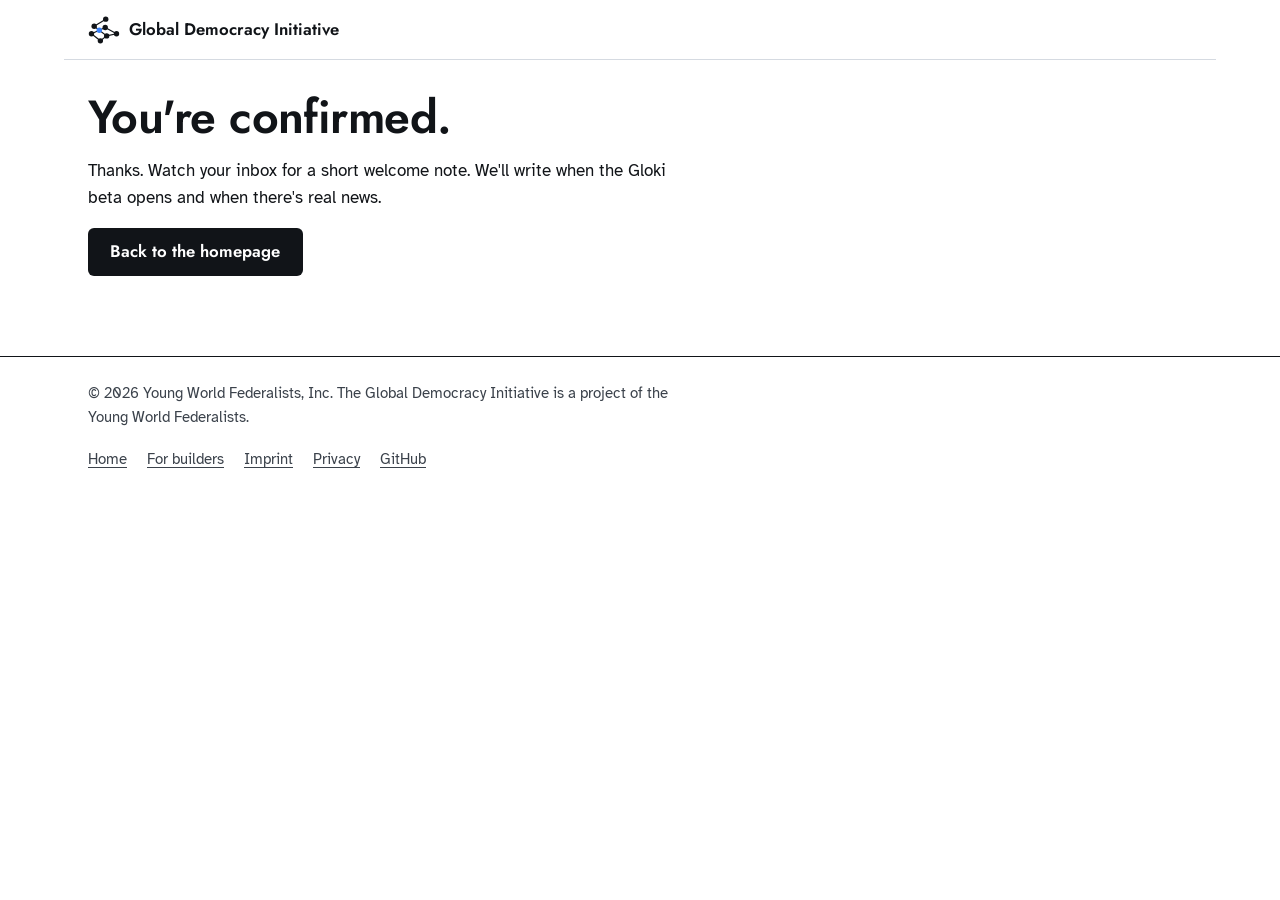
<file: confirmed.html>
<!doctype html>
<html lang="en">
<head>
  <meta charset="utf-8">
  <meta name="viewport" content="width=device-width, initial-scale=1">
  <title>You're confirmed · Global Democracy Initiative</title>
  <meta name="description" content="Your place on the Global Democracy Initiative waitlist is confirmed.">
  <meta name="robots" content="noindex">
  <meta name="theme-color" content="#ffffff">
  <link rel="icon" href="assets/gdi-icon-16.svg" type="image/svg+xml">
  <link rel="stylesheet" href="style.css">
</head>
<body>
  <a class="skip" href="#main">Skip to content</a>

  <header class="wrap top">
    <a class="brand" href="./" aria-label="Global Democracy Initiative, home">
      <img src="assets/gdi-icon-32.svg" alt="" width="32" height="32">
      <span class="long">Global Democracy Initiative</span><span class="short">GDI</span>
    </a>
  </header>

  <main id="main" tabindex="-1" class="wrap doc">
    <h1>You're confirmed.</h1>
    <p>Thanks. Watch your inbox for a short welcome note. We'll write when the Gloki beta opens and when there's real news.</p>
    <p><a class="button" href="./">Back to the homepage</a></p>
  </main>

  <footer class="foot">
    <div class="wrap">
      <p>© 2026 Young World Federalists, Inc. The Global Democracy Initiative is a project of the Young World Federalists.</p>
      <div class="foot-row"><span class="foot-links"><a href="./">Home</a> <a href="build.html">For builders</a> <a href="imprint.html">Imprint</a> <a href="privacy.html">Privacy</a> <a href="https://github.com/young-world-federalists/gloki-engage">GitHub</a></span></div>
    </div>
  </footer>
</body>
</html>
</file>
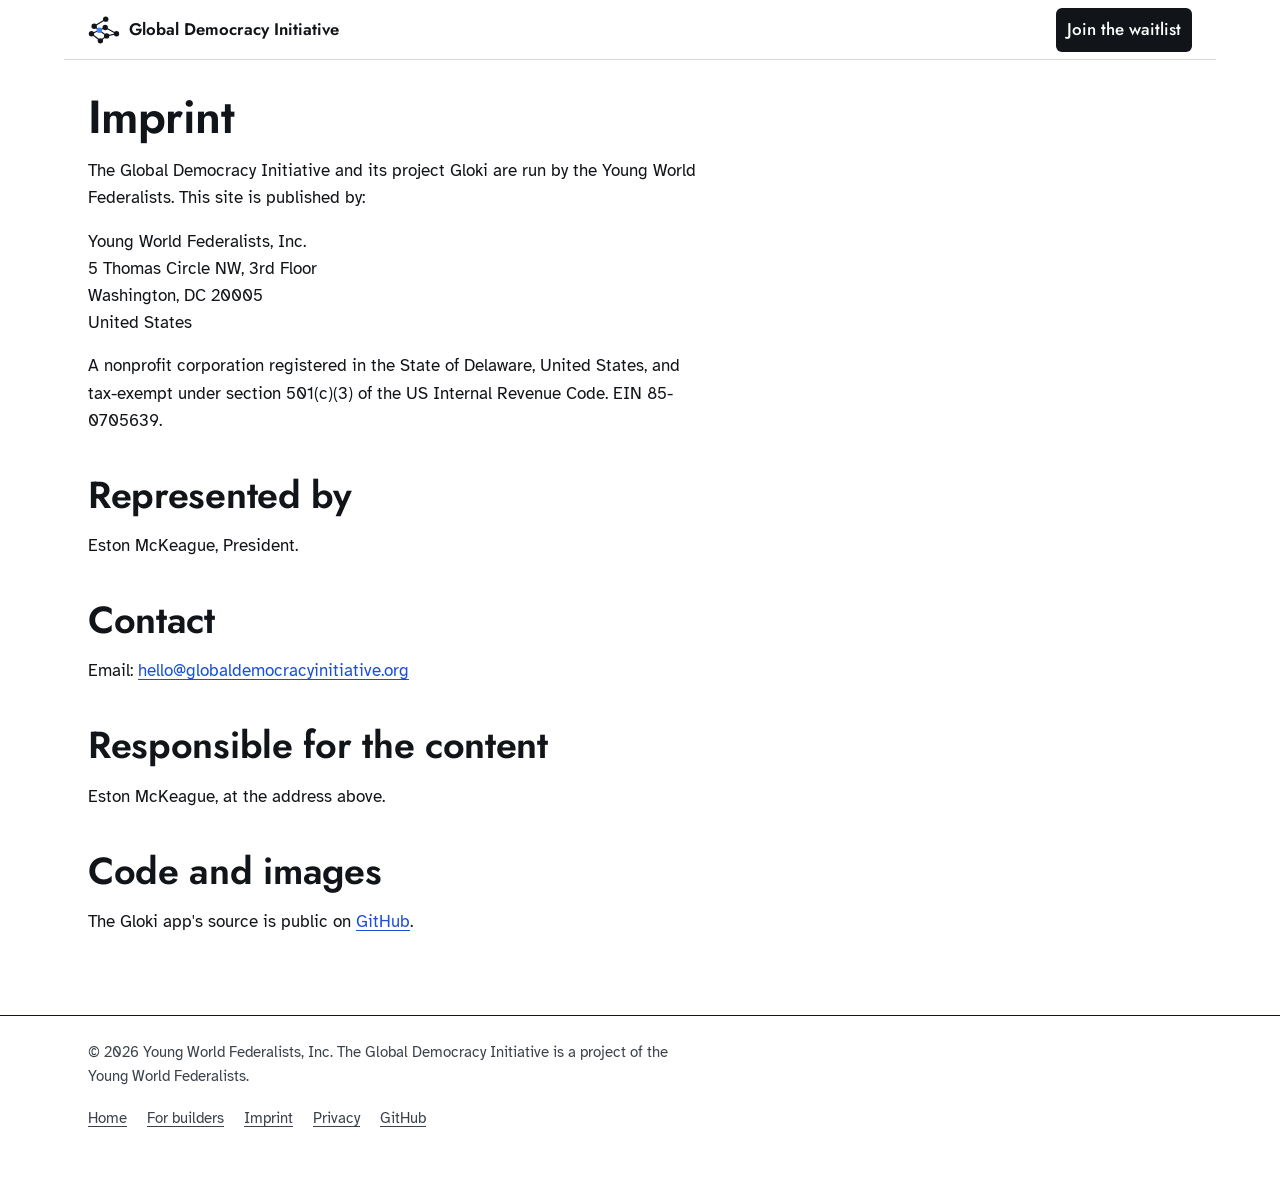
<file: imprint.html>
<!doctype html>
<html lang="en">
<head>
  <meta charset="utf-8">
  <meta name="viewport" content="width=device-width, initial-scale=1">
  <title>Imprint · Global Democracy Initiative</title>
  <meta name="description" content="Who publishes this site: the Global Democracy Initiative is a project of Young World Federalists, Inc.">
  <meta name="theme-color" content="#ffffff">
  <link rel="icon" href="assets/gdi-icon-16.svg" type="image/svg+xml">
  <link rel="stylesheet" href="style.css">
</head>
<body>
  <a class="skip" href="#main">Skip to content</a>

  <header class="wrap top">
    <a class="brand" href="./" aria-label="Global Democracy Initiative, home">
      <img src="assets/gdi-icon-32.svg" alt="" width="32" height="32">
      <span class="long">Global Democracy Initiative</span><span class="short">GDI</span>
    </a>
    <nav class="nav" aria-label="Site">
      <a class="nav--join" href="./#join">Join the waitlist</a>
    </nav>
  </header>

  <main id="main" tabindex="-1" class="wrap doc">
    <h1>Imprint</h1>
    <p>The Global Democracy Initiative and its project Gloki are run by the Young World Federalists. This site is published by:</p>
    <address>
      Young World Federalists, Inc.<br>
      5 Thomas Circle NW, 3rd Floor<br>
      Washington, DC 20005<br>
      United States
    </address>
    <p>A nonprofit corporation registered in the State of Delaware, United States, and tax-exempt under section 501(c)(3) of the US Internal Revenue Code. EIN 85-0705639.</p>

    <h2>Represented by</h2>
    <p>Eston McKeague, President.</p>

    <h2>Contact</h2>
    <p>Email: <a href="mailto:hello@globaldemocracyinitiative.org">hello@globaldemocracyinitiative.org</a></p>

    <h2>Responsible for the content</h2>
    <p>Eston McKeague, at the address above.</p>

    <h2>Code and images</h2>
    <p>The Gloki app's source is public on <a href="https://github.com/young-world-federalists/gloki-engage">GitHub</a>.</p>
  </main>

  <footer class="foot">
    <div class="wrap">
      <p>© 2026 Young World Federalists, Inc. The Global Democracy Initiative is a project of the Young World Federalists.</p>
      <div class="foot-row"><span class="foot-links"><a href="./">Home</a> <a href="build.html">For builders</a> <a href="imprint.html">Imprint</a> <a href="privacy.html">Privacy</a> <a href="https://github.com/young-world-federalists/gloki-engage">GitHub</a></span></div>
    </div>
  </footer>
</body>
</html>
</file>
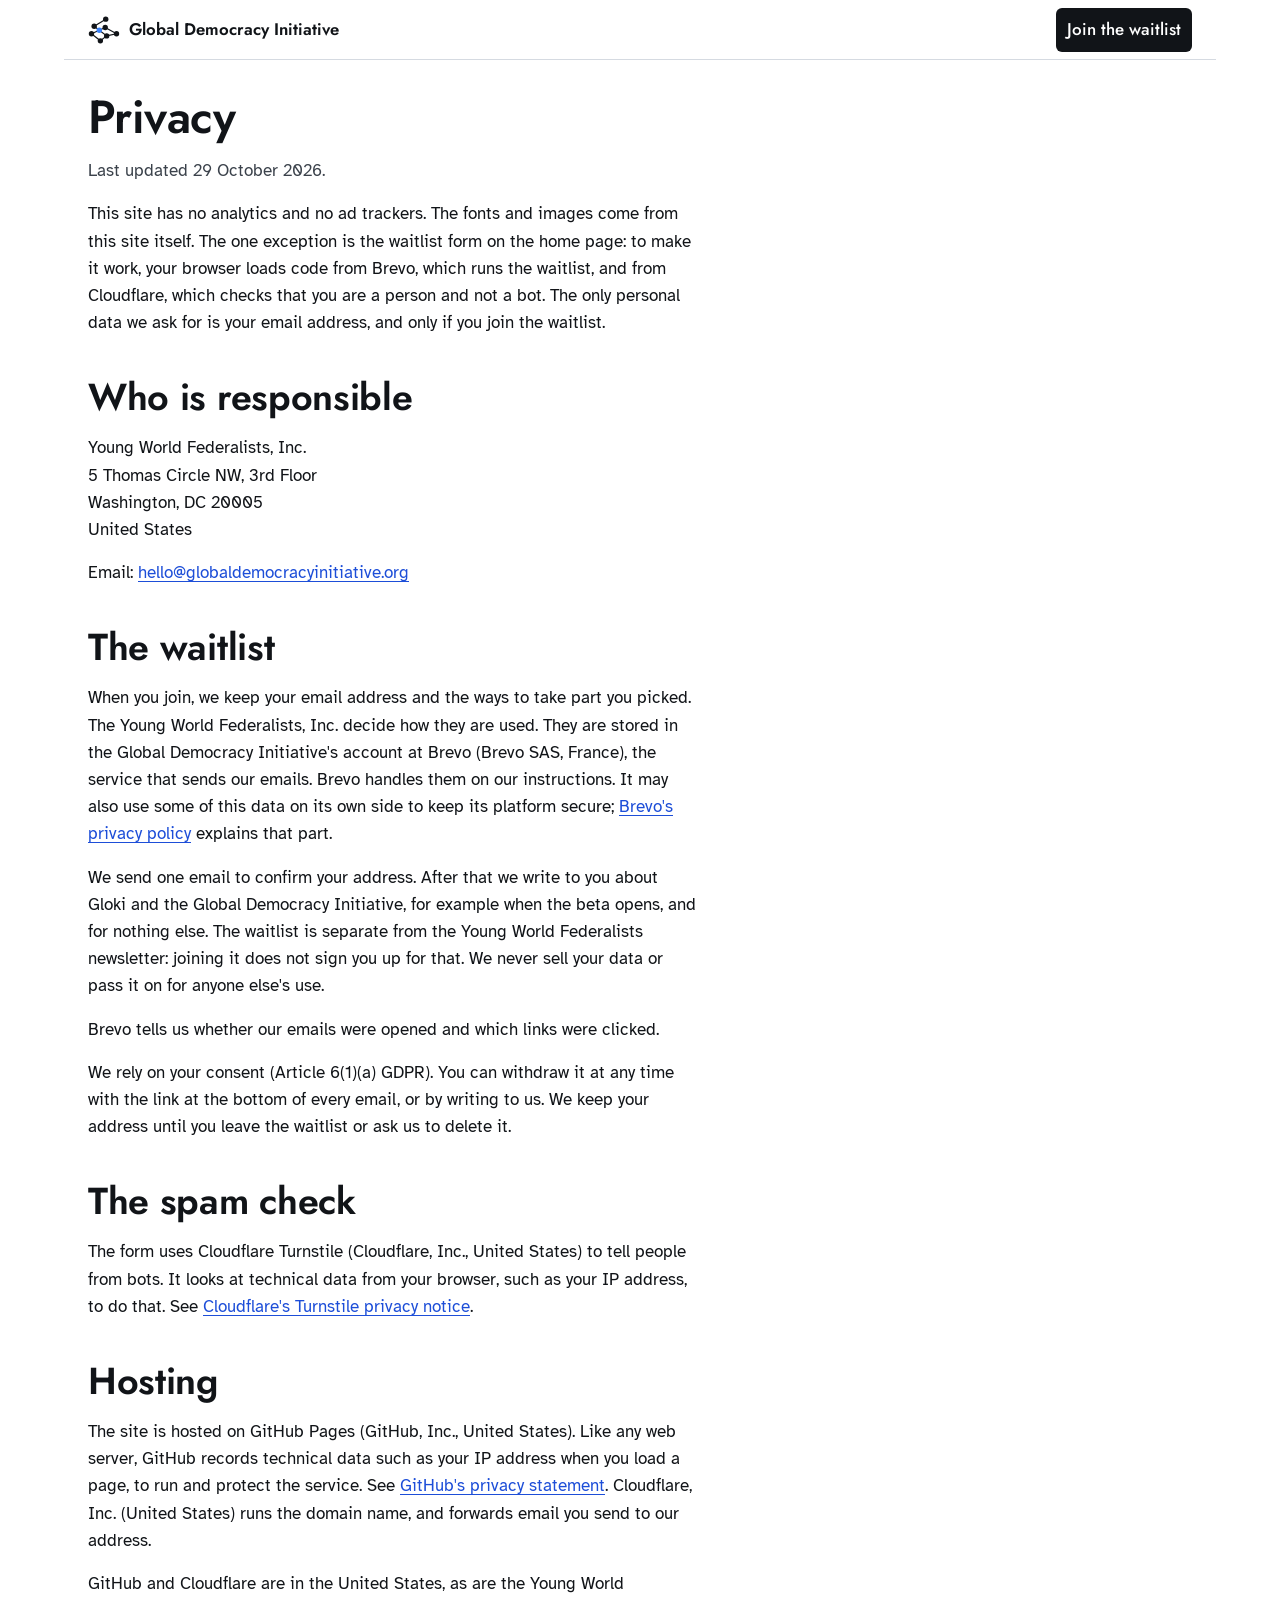
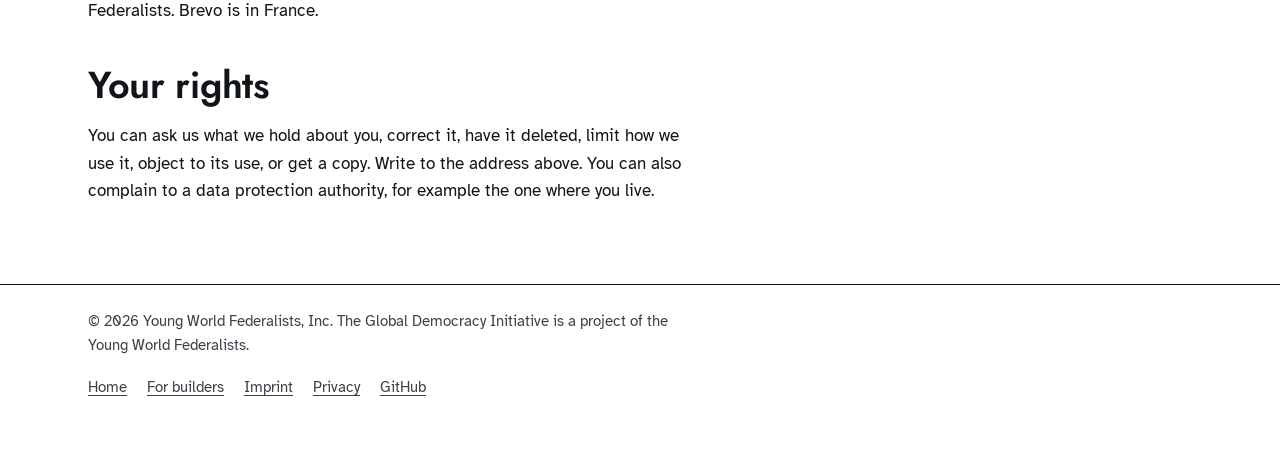
<file: privacy.html>
<!doctype html>
<html lang="en">
<head>
  <meta charset="utf-8">
  <meta name="viewport" content="width=device-width, initial-scale=1">
  <title>Privacy · Global Democracy Initiative</title>
  <meta name="description" content="What this site collects, what the waitlist keeps, and how to have it removed.">
  <meta name="theme-color" content="#ffffff">
  <link rel="icon" href="assets/gdi-icon-16.svg" type="image/svg+xml">
  <link rel="stylesheet" href="style.css">
</head>
<body>
  <a class="skip" href="#main">Skip to content</a>

  <header class="wrap top">
    <a class="brand" href="./" aria-label="Global Democracy Initiative, home">
      <img src="assets/gdi-icon-32.svg" alt="" width="32" height="32">
      <span class="long">Global Democracy Initiative</span><span class="short">GDI</span>
    </a>
    <nav class="nav" aria-label="Site">
      <a class="nav--join" href="./#join">Join the waitlist</a>
    </nav>
  </header>

  <main id="main" tabindex="-1" class="wrap doc">
    <h1>Privacy</h1>
    <p class="updated">Last updated 29 October 2026.</p>
    <p>This site has no analytics and no ad trackers. The fonts and images come from this site itself. The one exception is the waitlist form on the home page: to make it work, your browser loads code from Brevo, which runs the waitlist, and from Cloudflare, which checks that you are a person and not a bot. The only personal data we ask for is your email address, and only if you join the waitlist.</p>

    <h2>Who is responsible</h2>
    <address>
      Young World Federalists, Inc.<br>
      5 Thomas Circle NW, 3rd Floor<br>
      Washington, DC 20005<br>
      United States
    </address>
    <p>Email: <a href="mailto:hello@globaldemocracyinitiative.org">hello@globaldemocracyinitiative.org</a></p>

    <h2>The waitlist</h2>
    <p>When you join, we keep your email address and the ways to take part you picked. The Young World Federalists, Inc. decide how they are used. They are stored in the Global Democracy Initiative's account at Brevo (Brevo SAS, France), the service that sends our emails. Brevo handles them on our instructions. It may also use some of this data on its own side to keep its platform secure; <a href="https://www.brevo.com/en/legal/privacypolicy/">Brevo's privacy policy</a> explains that part.</p>
    <p>We send one email to confirm your address. After that we write to you about Gloki and the Global Democracy Initiative, for example when the beta opens, and for nothing else. The waitlist is separate from the Young World Federalists newsletter: joining it does not sign you up for that. We never sell your data or pass it on for anyone else's use.</p>
    <p>Brevo tells us whether our emails were opened and which links were clicked.</p>
    <p>We rely on your consent (Article 6(1)(a) GDPR). You can withdraw it at any time with the link at the bottom of every email, or by writing to us. We keep your address until you leave the waitlist or ask us to delete it.</p>

    <h2>The spam check</h2>
    <p>The form uses Cloudflare Turnstile (Cloudflare, Inc., United States) to tell people from bots. It looks at technical data from your browser, such as your IP address, to do that. See <a href="https://www.cloudflare.com/turnstile-privacy-policy/">Cloudflare's Turnstile privacy notice</a>.</p>

    <h2>Hosting</h2>
    <p>The site is hosted on GitHub Pages (GitHub, Inc., United States). Like any web server, GitHub records technical data such as your IP address when you load a page, to run and protect the service. See <a href="https://docs.github.com/en/site-policy/privacy-policies/github-general-privacy-statement">GitHub's privacy statement</a>. Cloudflare, Inc. (United States) runs the domain name, and forwards email you send to our address.</p>
    <p>GitHub and Cloudflare are in the United States, as are the Young World Federalists. Brevo is in France.</p>

    <h2>Your rights</h2>
    <p>You can ask us what we hold about you, correct it, have it deleted, limit how we use it, object to its use, or get a copy. Write to the address above. You can also complain to a data protection authority, for example the one where you live.</p>
  </main>

  <footer class="foot">
    <div class="wrap">
      <p>© 2026 Young World Federalists, Inc. The Global Democracy Initiative is a project of the Young World Federalists.</p>
      <div class="foot-row"><span class="foot-links"><a href="./">Home</a> <a href="build.html">For builders</a> <a href="imprint.html">Imprint</a> <a href="privacy.html">Privacy</a> <a href="https://github.com/young-world-federalists/gloki-engage">GitHub</a></span></div>
    </div>
  </footer>
</body>
</html>
</file>
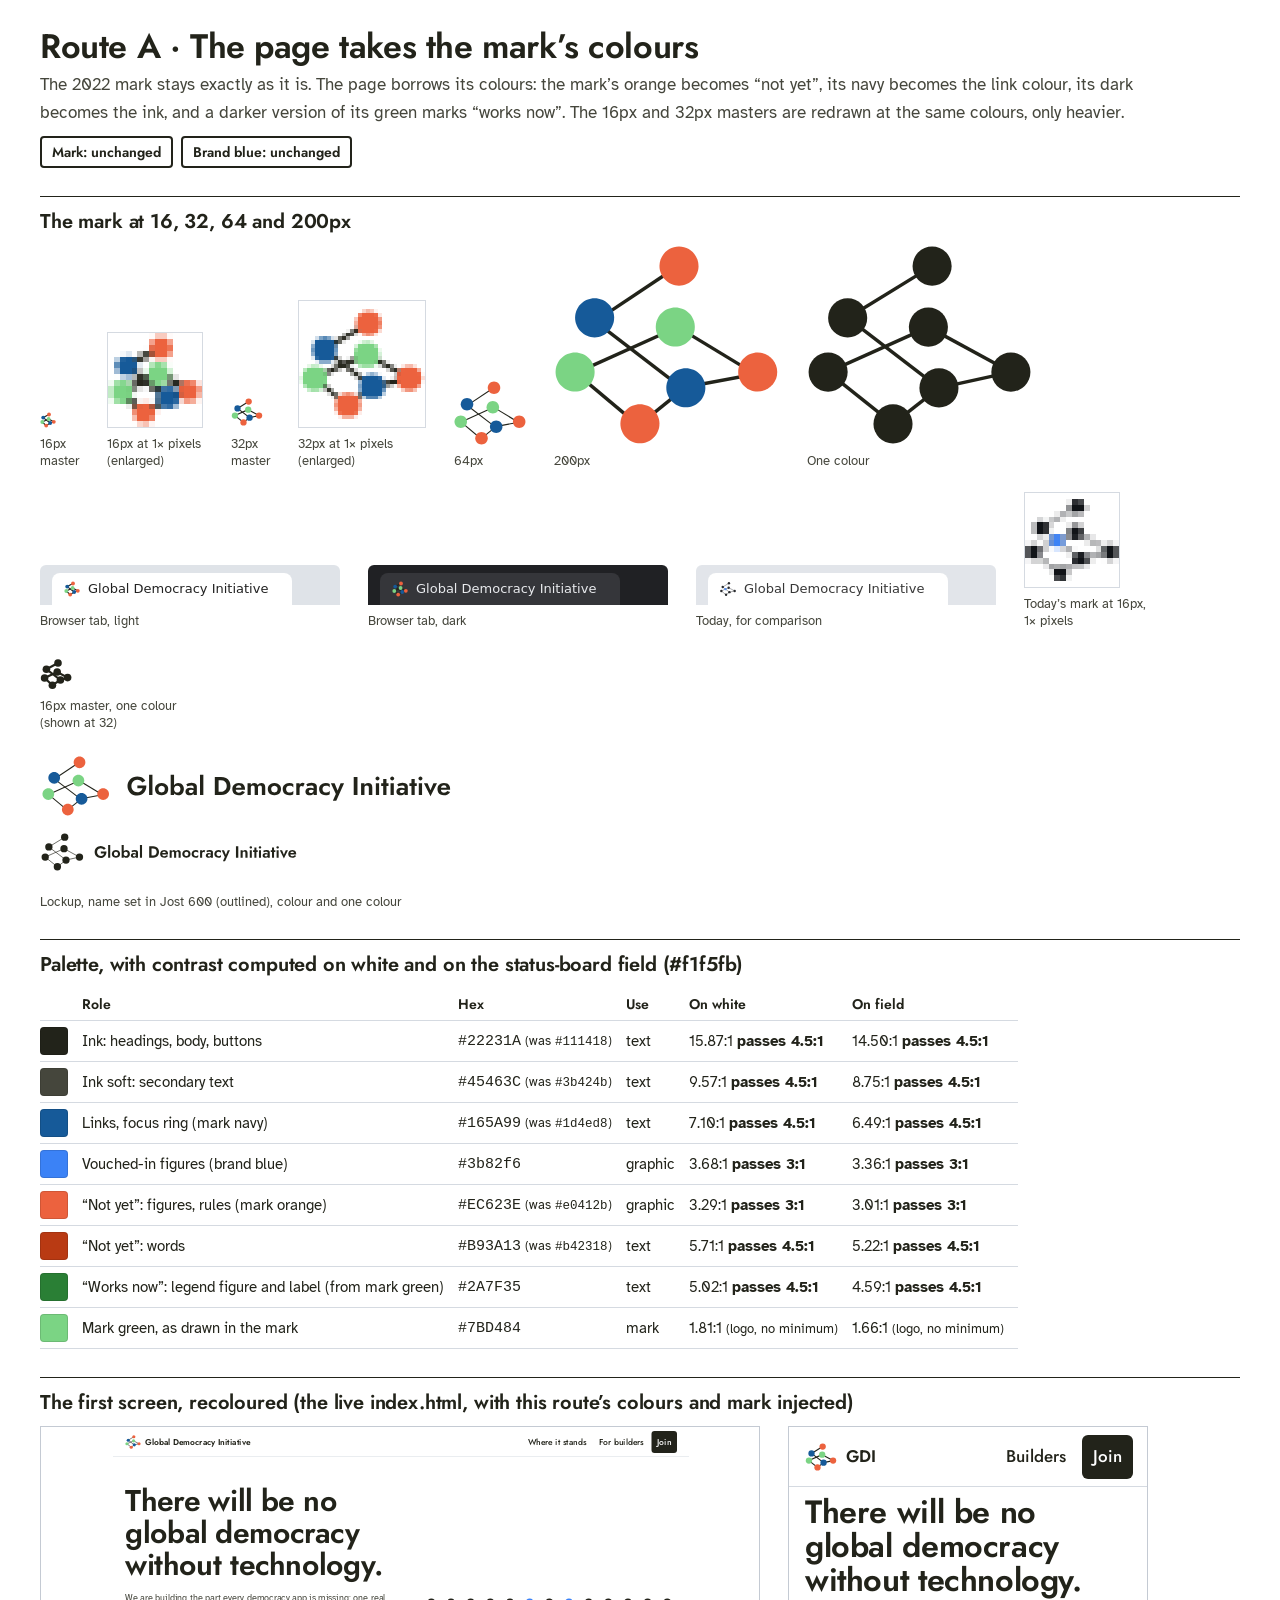
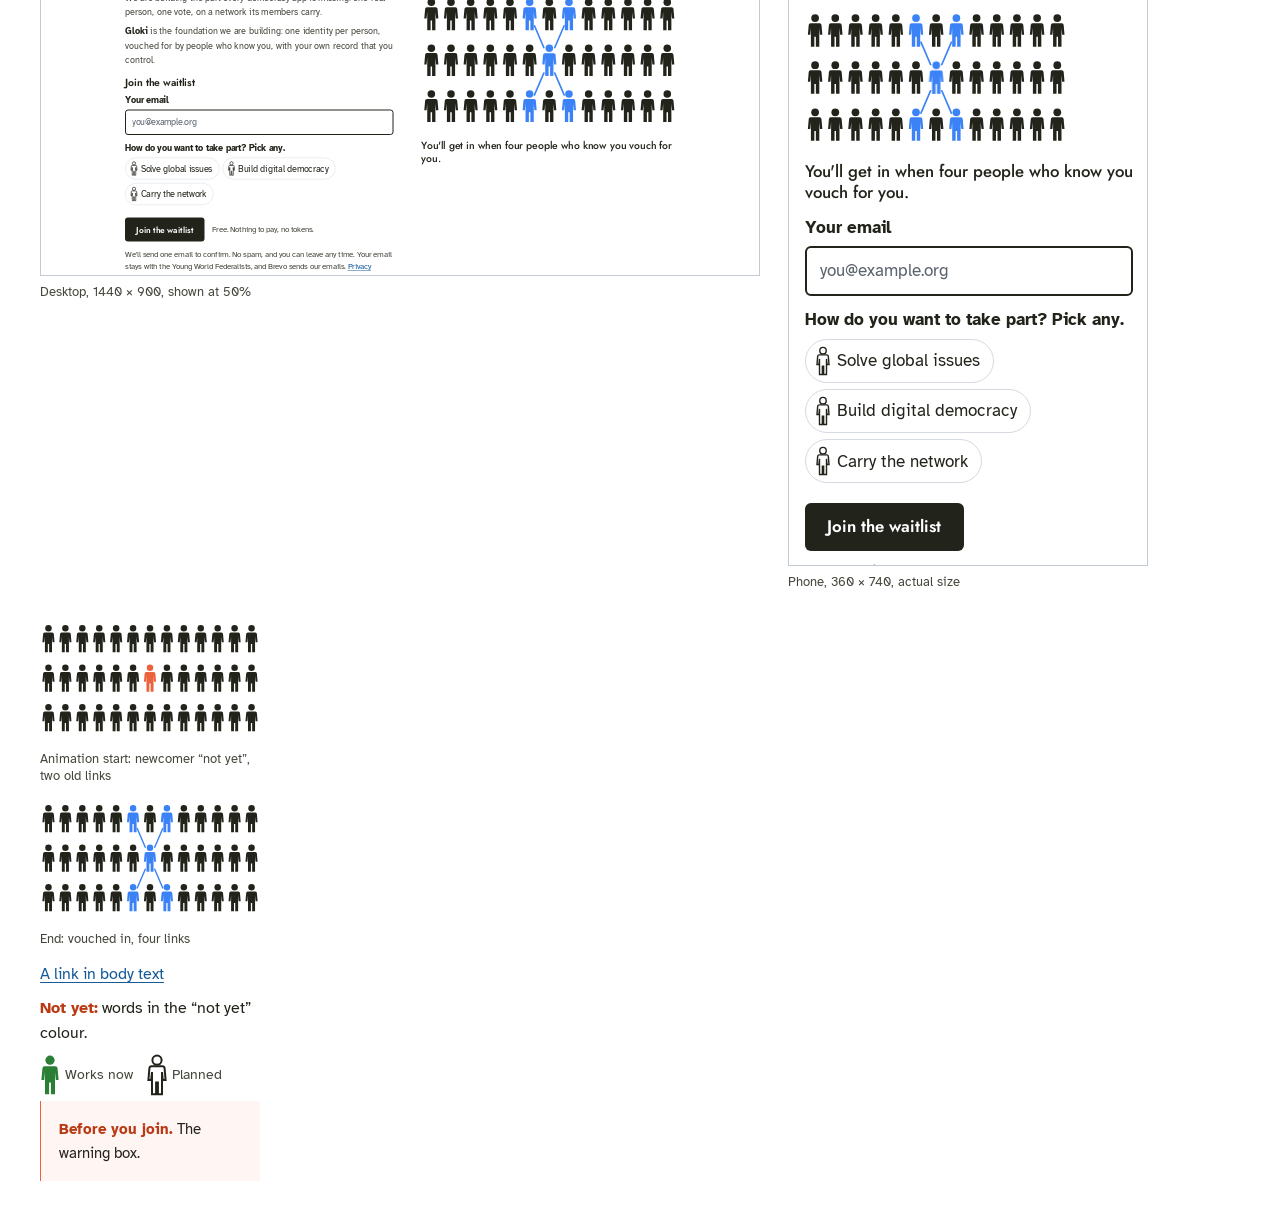
<file: docs/brand/2026-10-26/sheets/sheet.html>
<!doctype html>
<html lang="en">
<head>
<meta charset="utf-8">
<meta name="viewport" content="width=device-width, initial-scale=1">
<title>GDI mark and page, comparison sheet</title>
<!-- Serve /home/user/gloki-site with `python3 -m http.server 8765`, then open
     /docs/brand/2026-10-26/sheets/sheet.html?route=a (or b, c). Reuses the site's own CSS and fonts. -->
<link rel="stylesheet" href="../../../../style.css">
<style>
  body { background: #fff; }
  .s { max-width: 1520px; margin: 0 auto; padding: 28px 40px 48px; }
  .s h1 { font-size: 34px; line-height: 1.1; margin: 0 0 6px; }
  .s .sub { color: var(--ink-soft); font-size: 17px; margin: 0 0 10px; max-width: 70rem; }
  .chip { display: inline-block; font: 600 14px/1 var(--display); padding: 7px 10px; border-radius: 4px; border: 2px solid var(--ink); margin-right: 8px; }
  .chip.dec { border-color: var(--verm-text); color: var(--verm-text); }
  .s h2 { font-size: 20px; margin: 28px 0 12px; padding-top: 14px; border-top: 1px solid var(--ink); }
  .row { display: flex; flex-wrap: wrap; gap: 28px; align-items: flex-end; }
  .cell { display: flex; flex-direction: column; align-items: flex-start; gap: 8px; }
  .cell small { font-size: 13px; color: var(--ink-soft); line-height: 1.3; }
  .cell .box { display: flex; align-items: center; justify-content: center; }
  canvas.px { width: 96px; height: 96px; image-rendering: pixelated; border: 1px solid #d5dae1; }
  canvas.px32 { width: 128px; height: 128px; image-rendering: pixelated; border: 1px solid #d5dae1; }
  .tab { display: flex; align-items: center; gap: 8px; background: #dfe3e8; padding: 8px 12px 0; border-radius: 6px 6px 0 0; width: 300px; }
  .tab div { display: flex; align-items: center; gap: 8px; background: #fff; border-radius: 8px 8px 0 0; padding: 8px 12px; font: 13px/1 system-ui, sans-serif; color: #222; width: 240px; }
  .tab.dark { background: #202124; } .tab.dark div { background: #35363a; color: #e8eaed; }
  .today { opacity: .9; }
  table.pal { border-collapse: collapse; font-size: 15px; }
  table.pal th, table.pal td { text-align: left; padding: 6px 14px 6px 0; border-bottom: 1px solid #d5dae1; vertical-align: middle; }
  table.pal th { font: 600 14px var(--display); }
  .sw { display: inline-block; width: 28px; height: 28px; border-radius: 4px; vertical-align: middle; box-shadow: inset 0 0 0 1px rgba(0,0,0,.12); }
  .ok { font-weight: 700; } .no { font-weight: 700; color: var(--verm-text); }
  .mocks { display: flex; gap: 28px; flex-wrap: nowrap; align-items: flex-start; flex-wrap: wrap; }
  .frame { border: 1px solid #c4cad3; overflow: hidden; position: relative; background: #fff; }
  .frame iframe { border: 0; transform-origin: 0 0; position: absolute; left: 0; top: 0; }
  .desk { width: 720px; height: 450px; } .desk iframe { width: 1440px; height: 900px; transform: scale(.5); }
  .mob { width: 360px; height: 740px; } .mob iframe { width: 360px; height: 740px; }
  .strip { display: flex; flex-direction: column; gap: 14px; width: 220px; }
  #st1 svg, #st2 svg { width: 220px; height: auto; }
  .strip * { animation: none !important; }
  .strip .start .link-old { opacity: 1; } .strip .start .link-new { opacity: 0; }
  .strip .start .voucher { fill: var(--ink); } .strip .start .newcomer use { fill: var(--verm); }
  .samples p { margin: 0 0 8px; font-size: 16px; }
  .samples .warn { margin: 6px 0 0; font-size: 15px; }
  .legendrow { display: flex; gap: 14px; font-size: 14px; color: var(--ink-soft); flex-wrap: wrap; }
  .legendrow span { display: inline-flex; align-items: center; gap: 5px; }
  .lockups img { display: block; margin-bottom: 14px; }
</style>
</head>
<body>
<div class="s" id="s"></div>
<script>
const R = {
  a: {
    title: 'Route A · The page takes the mark’s colours',
    sub: 'The 2022 mark stays exactly as it is. The page borrows its colours: the mark’s orange becomes “not yet”, its navy becomes the link colour, its dark becomes the ink, and a darker version of its green marks “works now”. The 16px and 32px masters are redrawn at the same colours, only heavier.',
    chips: [['Mark: unchanged'], ['Brand blue: unchanged']],
    vars: { '--ink': '#22231A', '--ink-soft': '#45463C', '--blue-text': '#165A99', '--verm': '#EC623E', '--verm-text': '#B93A13', '--go': '#2A7F35' },
    extraCss: '.glyph.g-solid use{fill:var(--go)}',
    pal: [
      ['Ink: headings, body, buttons', '#22231A', 'text', '#111418'],
      ['Ink soft: secondary text', '#45463C', 'text', '#3b424b'],
      ['Links, focus ring (mark navy)', '#165A99', 'text', '#1d4ed8'],
      ['Vouched-in figures (brand blue)', '#3b82f6', 'graphic', '#3b82f6'],
      ['“Not yet”: figures, rules (mark orange)', '#EC623E', 'graphic', '#e0412b'],
      ['“Not yet”: words', '#B93A13', 'text', '#b42318'],
      ['“Works now”: legend figure and label (from mark green)', '#2A7F35', 'text', null],
      ['Mark green, as drawn in the mark', '#7BD484', 'mark', null],
    ],
  },
  b: {
    title: 'Route B · The mark joins the Isotype',
    sub: 'The 2022 figure keeps all seven nodes and every link, in the same places. It is redrawn in the page’s ink, and a newcomer in brand blue sits where the two 2022 links cross. The links run straight through it, so the newcomer sits between two linked pairs and has four links: the vouching rule. The 16px master is the newcomer and its four.',
    chips: [['Brand blue: unchanged'], ['Decision: the mark changes (colours, plus one node)', 'dec']],
    vars: {}, extraCss: '',
    pal: [
      ['Ink: text, and the mark', '#111418', 'text', null],
      ['Ink soft', '#3b424b', 'text', null],
      ['Links, focus ring', '#1d4ed8', 'text', null],
      ['Vouched-in figures; the newcomer in the mark', '#3b82f6', 'graphic', null],
      ['“Not yet”: figures', '#e0412b', 'graphic', null],
      ['“Not yet”: words', '#b42318', 'text', null],
    ],
  },
  c: {
    title: 'Route C · One person added to the 2022 mark',
    sub: 'The lighter version of B. The 2022 mark keeps its drawing and its orange, green and navy. The only addition is one brand-blue node where the two links cross: the newcomer with four links. The page does not change. The 16px master is the newcomer and its four, in the 2022 colours.',
    chips: [['Brand blue: unchanged'], ['Page: unchanged'], ['Decision: the mark gains one node', 'dec']],
    vars: {}, extraCss: '',
    pal: [
      ['Page palette', 'as today', 'note', null],
      ['Newcomer in the mark (brand blue)', '#3b82f6', 'graphic', null],
      ['Mark orange', '#EC623E', 'mark', null],
      ['Mark navy', '#165A99', 'mark', null],
      ['Mark green', '#7BD484', 'mark', null],
      ['Mark lines', '#22231A', 'mark', null],
    ],
  },
};
const route = new URLSearchParams(location.search).get('route') || 'a';
const C = R[route];
const base = `../route-${route}/${route}`;
for (const [k, v] of Object.entries(C.vars)) document.documentElement.style.setProperty(k, v);
if (C.extraCss) document.head.insertAdjacentHTML('beforeend', `<style>${C.extraCss}</style>`);

function lum(h) { h = h.replace('#', ''); const c = [0, 2, 4].map(i => parseInt(h.substr(i, 2), 16) / 255).map(v => v <= .04045 ? v / 12.92 : ((v + .055) / 1.055) ** 2.4); return .2126 * c[0] + .7152 * c[1] + .0722 * c[2]; }
function cr(a, b = '#ffffff') { const x = lum(a), y = lum(b); return (Math.max(x, y) + .05) / (Math.min(x, y) + .05); }
function verdict(hex, kind, bg) {
  if (kind === 'note') return '';
  const r = cr(hex, bg), need = kind === 'text' ? 4.5 : 3;
  if (kind === 'mark') return `${r.toFixed(2)}:1 <small>(logo, no minimum)</small>`;
  return `${r.toFixed(2)}:1 <span class="${r >= need ? 'ok' : 'no'}">${r >= need ? 'passes' : 'fails'} ${need}:1</span>`;
}
const pal = C.pal.map(([role, hex, kind, was]) => `<tr><td>${hex.startsWith('#') ? `<span class="sw" style="background:${hex}"></span>` : ''}</td><td>${role}</td><td><code>${hex}</code>${was && was.toLowerCase() !== hex.toLowerCase() ? ` <small>(was <code>${was}</code>)</small>` : ''}</td><td>${kind}</td><td>${hex.startsWith('#') ? verdict(hex, kind, '#ffffff') : ''}</td><td>${hex.startsWith('#') ? verdict(hex, kind, '#f1f5fb') : ''}</td></tr>`).join('');

const cell = (inner, label) => `<div class="cell"><div class="box">${inner}</div><small>${label}</small></div>`;
document.getElementById('s').innerHTML = `
  <h1>${C.title}</h1>
  <p class="sub">${C.sub}</p>
  <div>${C.chips.map(([t, c]) => `<span class="chip ${c || ''}">${t}</span>`).join('')}</div>

  <h2>The mark at 16, 32, 64 and 200px</h2>
  <div class="row">
    ${cell(`<img src="${base}-favicon-16.svg" width="16" height="16">`, '16px<br>master')}
    ${cell(`<canvas class="px" data-src="${base}-favicon-16.svg" data-s="16"></canvas>`, '16px at 1× pixels<br>(enlarged)')}
    ${cell(`<img src="${base}-favicon-32.svg" width="32" height="32">`, '32px<br>master')}
    ${cell(`<canvas class="px32" data-src="${base}-favicon-32.svg" data-s="32"></canvas>`, '32px at 1× pixels<br>(enlarged)')}
    ${cell(`<img src="${base}-mark.svg" height="64">`, '64px')}
    ${cell(`<img src="${base}-mark.svg" height="200">`, '200px')}
    ${cell(`<img src="${base}-mark-mono.svg" height="200">`, 'One colour')}
  </div>
  <div class="row" style="margin-top:22px">
    ${cell(`<div class="tab"><div><img src="${base}-favicon-16.svg" width="16" height="16">Global Democracy Initiative</div></div>`, 'Browser tab, light')}
    ${cell(`<div class="tab dark"><div><img src="${base}-favicon-16.svg" width="16" height="16">Global Democracy Initiative</div></div>`, 'Browser tab, dark')}
    ${cell(`<div class="tab today"><div><img src="../../../../assets/gdi-mark.svg" width="16" height="16">Global Democracy Initiative</div></div>`, 'Today, for comparison')}
    ${cell(`<canvas class="px" data-src="../../../../assets/gdi-mark.svg" data-s="16"></canvas>`, 'Today’s mark at 16px,<br>1× pixels')}
    ${cell(`<img src="${base}-favicon-16-mono.svg" width="32" height="32">`, '16px master, one colour<br>(shown at 32)')}
  </div>
  <div class="row lockups" style="margin-top:22px">
    ${cell(`<div><img src="${base}-lockup.svg" height="64"><img src="${base}-lockup-mono.svg" height="40"></div>`, 'Lockup, name set in Jost 600 (outlined), colour and one colour')}
  </div>

  <h2>Palette, with contrast computed on white and on the status-board field (#f1f5fb)</h2>
  <table class="pal"><tr><th></th><th>Role</th><th>Hex</th><th>Use</th><th>On white</th><th>On field</th></tr>${pal}</table>

  <h2>The first screen, recoloured (the live index.html, with this route’s colours and mark injected)</h2>
  <div class="mocks">
    <div class="cell"><div class="frame desk"><iframe id="fd" src="../../../../index.html" title="Desktop mock"></iframe></div><small>Desktop, 1440 × 900, shown at 50%</small></div>
    <div class="cell"><div class="frame mob"><iframe id="fm" src="../../../../index.html" title="Phone mock"></iframe></div><small>Phone, 360 × 740, actual size</small></div>
    <div class="strip">
      <div class="cell"><div id="st1" class="start"></div><small>Animation start: newcomer “not yet”, two old links</small></div>
      <div class="cell"><div id="st2"></div><small>End: vouched in, four links</small></div>
      <div class="samples">
        <p><a href="#">A link in body text</a></p>
        <p><span class="notyet">Not yet:</span> words in the “not yet” colour.</p>
        <div class="legendrow">
          <span><svg class="glyph g-solid" viewBox="0 0 20 40"><use href="#person"/></svg>Works now</span>
          <span><svg class="glyph g-out" viewBox="0 0 20 40"><use href="#person"/></svg>Planned</span>
        </div>
        <p class="warn"><strong>Before you join.</strong> The warning box.</p>
      </div>
    </div>
  </div>`;

// 1× pixel views
document.querySelectorAll('canvas[data-src]').forEach(c => {
  const s = +c.dataset.s; c.width = s; c.height = s;
  const i = new Image(); i.onload = () => { const x = c.getContext('2d'); const ar = i.naturalWidth / i.naturalHeight || 1; let w = s, h = s; if (ar > 1) h = s / ar; else w = s * ar; x.drawImage(i, (s - w) / 2, (s - h) / 2, w, h); }; i.src = c.dataset.src;
});

// Inject the route into each iframe of the live page
let loaded = 0;
function inject(fr) {
  const d = fr.contentDocument;
  const css = `:root{${Object.entries(C.vars).map(([k, v]) => `${k}:${v}`).join(';')}} ${C.extraCss}`;
  d.head.insertAdjacentHTML('beforeend', `<style>${css}</style>`);
  const img = d.querySelector('.brand img'); if (img) img.src = new URL(`${base}-favicon-32.svg`, location.href).href;
  if (fr.id === 'fd') {
    // copy the person symbol and the hero figure into the sheet for the start/end strip
    const defs = d.querySelector('body > svg'); document.body.insertAdjacentHTML('afterbegin', defs.outerHTML);
    const hero = d.querySelector('.crowd svg').outerHTML;
    document.getElementById('st1').innerHTML = hero; document.getElementById('st2').innerHTML = hero;
  }
  if (++loaded === 2) window.sheetReady = true;
}
['fd', 'fm'].forEach(id => { const fr = document.getElementById(id); fr.addEventListener('load', () => inject(fr)); });
</script>
</body>
</html>
</file>
<file: style.css>
/* Global Democracy Initiative — "One figure, one person".
   Isotype world: white ground, ink pictograms, brand blue for people vouched in,
   vermilion for "not yet". Jost for headings, Atkinson Hyperlegible for reading. */

@font-face { font-family: "Jost"; src: url("assets/fonts/Jost-500.woff2") format("woff2"); font-weight: 500; font-display: swap; }
@font-face { font-family: "Jost"; src: url("assets/fonts/Jost-600.woff2") format("woff2"); font-weight: 600; font-display: swap; }
@font-face { font-family: "Atkinson Hyperlegible"; src: url("assets/fonts/AtkinsonHyperlegible-400.woff2") format("woff2"); font-weight: 400; font-display: swap; }
@font-face { font-family: "Atkinson Hyperlegible"; src: url("assets/fonts/AtkinsonHyperlegible-700.woff2") format("woff2"); font-weight: 700; font-display: swap; }

:root {
  --paper: #ffffff;
  --field: #f1f5fb;          /* the chart-sheet field behind the status board */
  --ink: #111418;
  --ink-soft: #3b424b;
  --rule: #d5dae1;
  --blue: #3b82f6;           /* figures and graphics only (3.7:1 on white) */
  --blue-text: #1d4ed8;      /* links and blue words (6.7:1) */
  --verm: #e0412b;           /* "not yet": graphics */
  --verm-text: #b42318;      /* "not yet": words */
  --todo: #fff1a8;

  --display: "Jost", "Futura", "Century Gothic", "Trebuchet MS", sans-serif;
  --text: "Atkinson Hyperlegible", "Segoe UI", "Helvetica Neue", Arial, sans-serif;

  --gutter: 1rem;
  --measure: 38rem;
  --section: clamp(3rem, 2rem + 4vw, 5rem);
  --radius: 6px;
  --ease: cubic-bezier(.16, 1, .3, 1);

  color-scheme: light;
  accent-color: var(--blue-text);
  caret-color: var(--blue-text);
}

*, *::before, *::after { box-sizing: border-box; }
html { -webkit-text-size-adjust: 100%; text-size-adjust: 100%; scroll-behavior: smooth; }
@media (prefers-reduced-motion: reduce) { html { scroll-behavior: auto; } }

body {
  margin: 0;
  background: var(--paper);
  color: var(--ink);
  font: 400 1.0625rem/1.6 var(--text);
  font-kerning: normal;
}
::selection { background: var(--blue-text); color: #fff; }

img, svg { display: block; max-width: 100%; }
a { color: var(--blue-text); text-decoration-thickness: 1px; text-underline-offset: .18em; }
a:hover { text-decoration-thickness: 2px; }
:focus-visible { outline: 3px solid var(--blue-text); outline-offset: 3px; border-radius: 2px; }
p, ul, ol, dl { margin: 0 0 1rem; }
strong { font-weight: 700; }

h1, h2, h3 { font-family: var(--display); font-weight: 600; color: var(--ink); margin: 0; text-wrap: balance; }
h1 { font-size: clamp(2rem, 1.25rem + 3.4vw, 3.75rem); line-height: 1.06; letter-spacing: -0.012em; }
h2 { font-size: clamp(1.55rem, 1.15rem + 1.7vw, 2.35rem); line-height: 1.12; letter-spacing: -0.008em; margin-bottom: 1rem; }
h3 { font-size: 1.2rem; font-weight: 500; line-height: 1.25; margin-bottom: .4rem; }

.wrap { width: 100%; max-width: 72rem; margin-inline: auto; padding-inline: var(--gutter); }
@media (min-width: 40rem) { :root { --gutter: 1.5rem; } }

.skip { position: absolute; left: -999px; top: .5rem; z-index: 10; background: var(--ink); color: #fff; padding: .6rem 1rem; border-radius: var(--radius); }
.skip:focus { left: .5rem; }

/* ---- Header -------------------------------------------------------------- */
.top { display: flex; align-items: center; justify-content: space-between; gap: 1rem; min-height: 3.75rem; border-bottom: 1px solid var(--rule); }
.brand { display: inline-flex; align-items: center; gap: .55rem; color: var(--ink); text-decoration: none; font-family: var(--display); font-weight: 600; font-size: 1.05rem; min-height: 44px; }
.brand img { width: 32px; height: 32px; }
.brand .short { display: none; }
@media (max-width: 30rem) { .brand .long { display: none; } .brand .short { display: inline; } }
.nav { display: flex; align-items: center; gap: .25rem; }
.nav a { display: inline-flex; align-items: center; min-height: 44px; padding: 0 .7rem; color: var(--ink); text-decoration: none; font-family: var(--display); font-weight: 500; border-radius: var(--radius); }
.nav a:hover { background: var(--field); }
.nav .nav--join { background: var(--ink); color: #fff; }
.nav .nav--join:hover { background: #2a3038; }
.nav .short { display: none; }
@media (max-width: 30rem) { .nav .long { display: none; } .nav .short { display: inline; } }
.nav .optional { display: none; }
@media (min-width: 44rem) { .nav .optional { display: inline-flex; } }

/* ---- Hero ---------------------------------------------------------------- */
.hero { padding-block: .9rem 2.5rem; }
.hero-grid { display: grid; gap: .9rem; }
/* Phone order: h1, the figures, the form, then the promise, so Sign up fits the first screen. */
.hero-grid > h1 { order: 1; }
.crowd { order: 2; }
.signup { order: 3; }
.hero .promise { order: 4; font-size: 1.125rem; color: var(--ink-soft); max-width: var(--measure); margin: .5rem 0 0; }
.hero .promise p { margin: 0 0 .6rem; }
.hero .promise p:last-child { margin-bottom: 0; }
.hero .promise strong { color: var(--ink); }
.crowd { margin: 0; }
.crowd svg { width: 100%; height: auto; }
.crowd figcaption { font-family: var(--display); font-weight: 500; font-size: 1.05rem; line-height: 1.3; margin-top: .35rem; }
@media (min-width: 56rem) {
  .hero { padding-block: 3.5rem 4.5rem; }
  .hero-grid { grid-template-columns: minmax(0, 1.05fr) minmax(0, 1fr); grid-template-areas: "h1 crowd" "promise crowd" "form crowd"; column-gap: 3.5rem; row-gap: 1.25rem; align-items: start; }
  .hero-grid > h1 { grid-area: h1; }
  .hero .promise { grid-area: promise; margin: 0; }
  .crowd { grid-area: crowd; align-self: center; }
  .signup { grid-area: form; }
  .crowd figcaption { font-size: 1.3rem; }
}

/* The figures */
symbol#person { overflow: visible; } /* outlined figures: the stroke runs 0.4 past the 20x40 box at head and feet */
.p-ink { fill: var(--ink); }
.p-blue { fill: var(--blue); }
.link-old { stroke: var(--ink); stroke-width: 1.4; opacity: 0; } /* end state: the old links are gone */
.link-new { stroke: var(--blue); stroke-width: 2; stroke-linecap: round; }
.p-fake { fill: #7c848e; } /* copies: a form no status-board state uses */
.count { width: 100%; max-width: 30rem; height: auto; margin: -.25rem 0 1.25rem; }

@media (prefers-reduced-motion: no-preference) {
  .newcomer { animation: arrive .7s var(--ease) .25s both; }
  .newcomer .p-blue { animation: to-blue .3s ease-out 1.25s both; }
  .link-old { animation: unlink .35s ease-out .75s both; }
  .link-new { stroke-dasharray: 60; animation: draw .55s var(--ease) .85s both; }
  .voucher { animation: to-blue-fill .35s ease-out 1.15s both; }
}
@keyframes arrive { from { transform: translateY(-18px); opacity: 0; } to { transform: none; opacity: 1; } }
@keyframes unlink { from { opacity: 1; } to { opacity: 0; } }
@keyframes draw { from { stroke-dashoffset: 60; } to { stroke-dashoffset: 0; } }
@keyframes to-blue-fill { from { fill: var(--ink); } to { fill: var(--blue); } }
@keyframes to-blue { from { fill: var(--verm); } to { fill: var(--blue); } }

/* Object icons: things, drawn in the figure's line. People stay figures. */
.ico { width: 28px; height: 28px; flex: none; fill: none; stroke: var(--ink); stroke-width: 2; stroke-linecap: round; stroke-linejoin: round; overflow: visible; }

/* ---- Sign-up form -------------------------------------------------------- */
/* The waitlist runs on Brevo. Its main.js toggles the sib-/entry__ classes; the look stays the site's own. */
.signup { max-width: 34rem; min-width: 0; }
.signup-h { font-size: 1.3rem; margin-bottom: .6rem; }
.signup label.field { display: block; font-weight: 700; margin-bottom: .3rem; }
.signup .form { display: grid; gap: .8rem; }
.signup .form .fine { margin: 0; }
.entry__field { display: grid; }
.signup .entry__error { display: none; margin: .25rem 0 0; font-size: .95rem; color: var(--verm-text); }
.entry_errored input[type="email"] { border-color: var(--verm-text); }
/* The check is invisible unless Turnstile needs the visitor, so no height is reserved for it. */
.sib-captcha { min-height: 0; }
.input--hidden { position: absolute; left: -9999px; width: 1px; height: 1px; overflow: hidden; opacity: 0; }
.sib-form-message-panel { display: none; margin: 0 0 .8rem; padding: .8rem 1rem; border: 2px solid var(--ink); border-radius: var(--radius); background: var(--field); }
.sib-form-message-panel--active { display: block; }
.sib-form-message-panel__text { margin: 0; }
#error-message { border-color: var(--verm-text); background: #fff5f3; }
.sib-form-block__button { gap: .5rem; }
.sib-form-block__button .progress-indicator__icon { flex: none; animation: spin .9s linear infinite; }
.sib-form-block__button .sib-hide-loader-icon { display: none; }
.sib-form-block__button-disabled { cursor: progress; opacity: .75; }
@keyframes spin { to { transform: rotate(360deg); } }
@media (prefers-reduced-motion: reduce) { .sib-form-block__button .progress-indicator__icon { animation: none; } }
.signup input[type="email"] {
  width: 100%; min-height: 48px; padding: .6rem .8rem;
  font: inherit; color: var(--ink); background: var(--paper);
  border: 2px solid var(--ink); border-radius: var(--radius);
}
.signup input[type="email"]::placeholder { color: #5b636d; }
.signup fieldset { border: 0; padding: 0; margin: 0; min-width: 0; }
.signup legend { font-weight: 700; padding: 0; margin-bottom: .35rem; }
.ways { display: flex; flex-wrap: wrap; gap: .4rem; }
.way { position: relative; display: inline-flex; align-items: center; gap: .45rem; min-height: 44px; padding: .35rem .8rem .35rem .6rem; border: 1px solid var(--rule); border-radius: 999px; cursor: pointer; background: var(--paper); }
.way input { position: absolute; opacity: 0; inset: 0; margin: 0; cursor: pointer; }
.way .dot { width: 14px; height: 28px; flex: none; overflow: visible; }
.way .dot use { fill: none; stroke: var(--ink); stroke-width: 2; }
.way:has(input:checked) { border-color: var(--ink); background: var(--field); }
.way:has(input:checked) .dot use { fill: var(--blue); stroke: var(--blue); }
.way:has(input:focus-visible) { outline: 3px solid var(--blue-text); outline-offset: 2px; }
.send { display: flex; flex-wrap: wrap; align-items: center; gap: .5rem 1rem; }
.button {
  display: inline-flex; align-items: center; justify-content: center; min-height: 48px; padding: 0 1.4rem;
  font: 600 1.05rem/1 var(--display); color: #fff; background: var(--ink);
  border: 0; border-radius: var(--radius); cursor: pointer; text-decoration: none;
}
.button:hover { background: #2a3038; }
.fine { color: var(--ink-soft); font-size: .95rem; margin: 0; }
.jump { display: inline-block; margin-top: .75rem; font-weight: 700; }

/* ---- Sections ------------------------------------------------------------ */
.section { padding-block: var(--section); border-top: 1px solid var(--ink); } /* chart-sheet rules in ink */
.section > .wrap > :where(p, ul, ol) { max-width: var(--measure); }
.prose p { max-width: var(--measure); }
.lead { font-size: 1.125rem; }
mark.todo { background: var(--todo); color: var(--ink); padding: 0 .2em; border-radius: 3px; font-size: .9em; }

.sub { max-width: var(--measure); }

/* Dithered pictures: 1-bit ink, drawn small and shown at whole multiples so every dot stays square. */
.story-grid { display: grid; gap: 1.25rem; }
.globe { width: 240px; height: 240px; image-rendering: pixelated; order: -1; }
@media (min-width: 56rem) {
  .story-grid { grid-template-columns: minmax(0, 38rem) 240px; justify-content: space-between; align-items: center; column-gap: 3rem; }
  .globe { order: 0; }
}
@media (min-width: 70rem) {
  .story-grid { grid-template-columns: minmax(0, 34rem) 480px; }
  .globe { width: 480px; height: 480px; }
}
.crowd-band { height: 128px; background: url("assets/dither-crowd.png") center bottom / 552px 128px repeat-x; image-rendering: pixelated; }
@media (min-width: 56rem) { .crowd-band { height: 256px; background-size: 1104px 256px; } }

/* The story: the count, then the checks */
.quote { margin: 0 0 1.5rem; padding-left: 1.1rem; border-left: 2px solid var(--ink); max-width: var(--measure); }
.quote p { font-family: var(--display); font-weight: 500; font-size: clamp(1.15rem, 1rem + .6vw, 1.4rem); line-height: 1.35; margin-bottom: .5rem; }
.quote footer { color: var(--ink-soft); font-size: .95rem; }

/* The checks other tools use: a row of things, not people */
.checks { display: flex; flex-wrap: wrap; gap: .6rem 1.5rem; padding: 0; margin: 0 0 1rem; list-style: none; }
.checks li { display: inline-flex; align-items: center; gap: .5rem; }

/* The beta in three steps */
.section > .wrap > .steps { max-width: none; }
.steps { display: grid; gap: 1rem; padding: 0; margin: 1.5rem 0; list-style: none; counter-reset: step; }
@media (min-width: 40rem) { .steps { grid-template-columns: repeat(3, minmax(0, 1fr)); gap: 2.5rem; max-width: 56rem; } }
.steps li { display: grid; grid-template-columns: 36px 1fr; grid-template-rows: auto 1fr; column-gap: .9rem; align-items: start; border-top: 2px solid var(--ink); padding-top: .9rem; }
.steps .ico { width: 36px; height: 36px; grid-row: span 2; }
.steps strong { font-family: var(--display); font-weight: 500; font-size: 1.2rem; line-height: 1.25; }
.steps span { color: var(--ink-soft); }

/* What we're building: three parts, each with its status figure */
.section > .wrap > .builds { max-width: none; }
.builds { display: grid; gap: 1.5rem; padding: 0; margin: 1.5rem 0 0; list-style: none; }
@media (min-width: 56rem) { .builds { grid-template-columns: repeat(3, minmax(0, 1fr)); gap: 2.5rem; } }
.builds li { border-top: 2px solid var(--ink); padding-top: .9rem; }
.builds .ico, .waylist .ico { width: 36px; height: 36px; margin-bottom: .6rem; }
.builds h3 { margin-bottom: .2rem; }
.builds .state { color: var(--ink-soft); font-size: .95rem; margin-bottom: .5rem; }

/* Status board: the figure legend */
.board { background: var(--field); }
.board .updated { color: var(--ink-soft); margin-top: -.4rem; }
/* The key is a key, not a fifth group: smaller figures; each group below opens with its own ink rule. */
.legend { display: flex; flex-wrap: wrap; align-items: center; gap: .4rem 1.5rem; padding: 0; margin: 0 0 2.25rem; list-style: none; color: var(--ink-soft); font-size: .95rem; }
.legend li { display: inline-flex; align-items: center; gap: .4rem; }
.legend .legend-h { font-family: var(--display); font-weight: 600; color: var(--ink); }
.legend .glyph { width: 12px; height: 24px; }
.groups { display: grid; gap: 2rem 3rem; }
/* Wide: Planned is the long list, so Research and the rule share the column beside it. */
@media (min-width: 56rem) {
  .groups { grid-template-columns: minmax(0, 1fr) minmax(0, 1fr); grid-template-rows: auto auto 1fr; grid-template-areas: "live test" "planned research" "planned rule"; }
  .group--live { grid-area: live; }
  .group--test { grid-area: test; }
  .group--planned { grid-area: planned; }
  .group--research { grid-area: research; }
  .groups .rule-box { grid-area: rule; align-self: start; }
}
.group h3 { display: flex; align-items: center; gap: .55rem; font-size: 1.15rem; margin-bottom: .35rem; padding-top: .9rem; border-top: 2px solid var(--ink); }
.group ul { list-style: none; padding: 0; margin: 0; }
.group li { padding: .5rem 0; border-top: 1px solid var(--rule); }
.group li:first-child { border-top: 0; }
.group li strong { display: block; }
.glyph { width: 20px; height: 40px; flex: none; overflow: visible; } /* the outline stroke sits just outside the 20x40 box */
.glyph.g-solid use { fill: var(--ink); }
.glyph.g-out use, .glyph.g-half use.o { fill: none; stroke: var(--ink); stroke-width: 2; }
.glyph.g-half use.f { fill: var(--ink); }
.glyph.g-dot use { fill: none; stroke: var(--ink); stroke-width: 1.8; stroke-dasharray: 2.4 3.2; }
.notyet { color: var(--verm-text); font-weight: 700; }
.rule-box { padding: 1.25rem 1.25rem 1rem; background: var(--paper); border: 2px solid var(--ink); border-radius: var(--radius); max-width: 44rem; }
.rule-box p:last-child { margin-bottom: 0; }
.rule-box h3 { font-size: 1.25rem; }

/* People */
.people { display: grid; gap: 1.5rem; padding: 0; list-style: none; margin: 0 0 1.5rem; }
@media (min-width: 40rem) { .people { grid-template-columns: repeat(2, minmax(0, 1fr)); } }
.person { display: grid; grid-template-columns: 28px 1fr; gap: .9rem; align-items: start; }
.person svg { width: 28px; height: 56px; }
.person svg use { fill: var(--blue); }
.person h3 { margin-bottom: .2rem; }
.person p { margin: 0; }

/* Pilot */
.facts { list-style: none; padding: 0; margin: 0 0 1.5rem; max-width: var(--measure); }
.facts li { padding: .6rem 0; border-top: 1px solid var(--rule); }
.facts li:last-child { border-bottom: 1px solid var(--rule); }
.warn { max-width: var(--measure); padding: 1rem 1.1rem; border-left: 1px solid var(--verm); background: #fff5f3; }
.warn strong { color: var(--verm-text); }

/* History */
details.history { max-width: 44rem; }
details.history summary { cursor: pointer; font-family: var(--display); font-weight: 600; font-size: clamp(1.3rem, 1.05rem + 1vw, 1.7rem); min-height: 44px; display: flex; align-items: center; gap: .6rem; list-style: none; }
details.history summary::-webkit-details-marker { display: none; }
details.history .toggle { width: 20px; height: 20px; margin-left: auto; flex: none; }
details.history .toggle path { stroke: var(--ink); stroke-width: 2; }
details.history[open] .toggle .v { display: none; }
details.history .inner { padding-top: 1rem; }
.papers { font-weight: 700; }

/* Ways to take part */
.section > .wrap > .waylist { max-width: none; }
.waylist { display: grid; gap: 1.5rem; padding: 0; margin: 0 0 2rem; list-style: none; }
@media (min-width: 56rem) { .waylist { grid-template-columns: repeat(3, minmax(0, 1fr)); gap: 2.5rem; } }
.waylist li { border-top: 2px solid var(--ink); padding-top: .9rem; }
.waylist p { margin-bottom: .75rem; }
.waylist .more { font-weight: 700; display: inline-flex; align-items: center; min-height: 44px; }

/* ---- Builder page and legal pages --------------------------------------- */
.doc { padding-block: 2rem 4rem; }
.doc h1 { font-size: clamp(1.9rem, 1.3rem + 2.4vw, 2.9rem); margin-bottom: 1rem; }
.doc h2 { margin-top: 2.5rem; }
.doc > :where(p, ul, ol, dl, address) { max-width: var(--measure); }
.doc ul { padding-left: 1.2rem; }
.doc li { margin-bottom: .45rem; }
.doc .updated { color: var(--ink-soft); }
.doc address { font-style: normal; margin: 0 0 1rem; }
.plan { list-style: none; padding: 0 !important; max-width: 46rem; }
.plan li { display: grid; grid-template-columns: 28px 1fr; gap: .2rem .9rem; padding: .7rem 0; border-top: 1px solid var(--rule); margin: 0; }
.plan .ico { grid-row: span 2; margin-top: .15rem; }
.toc { display: flex; flex-wrap: wrap; gap: 0 1.25rem; margin: 0 0 .5rem; padding: .25rem 0; border-block: 1px solid var(--rule); max-width: 46rem; }
.toc a { display: inline-flex; align-items: center; min-height: 44px; font-family: var(--display); font-weight: 500; }
.plan .how { color: var(--ink-soft); font-size: .95rem; }
.diagram { max-width: 30rem; margin: 1.25rem 0 1.5rem; }
.diagram--node { max-width: 38rem; }
.diagram .ico-u { fill: none; stroke: var(--ink); stroke-width: 2; stroke-linecap: round; stroke-linejoin: round; }
.diagram .wire { fill: none; stroke: var(--ink); stroke-width: 1.4; }
.diagram text { font: 400 9px var(--text); fill: var(--ink-soft); text-anchor: middle; }
.diagram figcaption { color: var(--ink-soft); font-size: .95rem; margin-top: .4rem; }

/* ---- Footer -------------------------------------------------------------- */
.foot { border-top: 1px solid var(--ink); padding-block: 1.5rem 2.5rem; color: var(--ink-soft); font-size: .95rem; }
.foot p { margin: 0 0 .5rem; max-width: var(--measure); }
.foot-row { display: flex; flex-wrap: wrap; align-items: center; gap: 0 1.25rem; }
.foot a { color: var(--ink-soft); min-height: 44px; display: inline-flex; align-items: center; }
.foot-links { display: inline-flex; flex-wrap: wrap; gap: 0 1.25rem; }

/* Phone: keep the email, the choices and the button in the first screen. */
@media (max-width: 55.99rem) {
  .hero { padding-block: .5rem 2rem; }
  .hero-grid { gap: .6rem; }
  .signup .form { gap: .6rem; }
  .signup-h { position: absolute; width: 1px; height: 1px; overflow: hidden; clip: rect(0 0 0 0); white-space: nowrap; }
}

/* Small phones (360 wide, 740 tall): a slightly smaller figure block keeps Join on the first screen. */
@media (max-width: 24rem) { .crowd svg { width: 80%; } }
</file>
